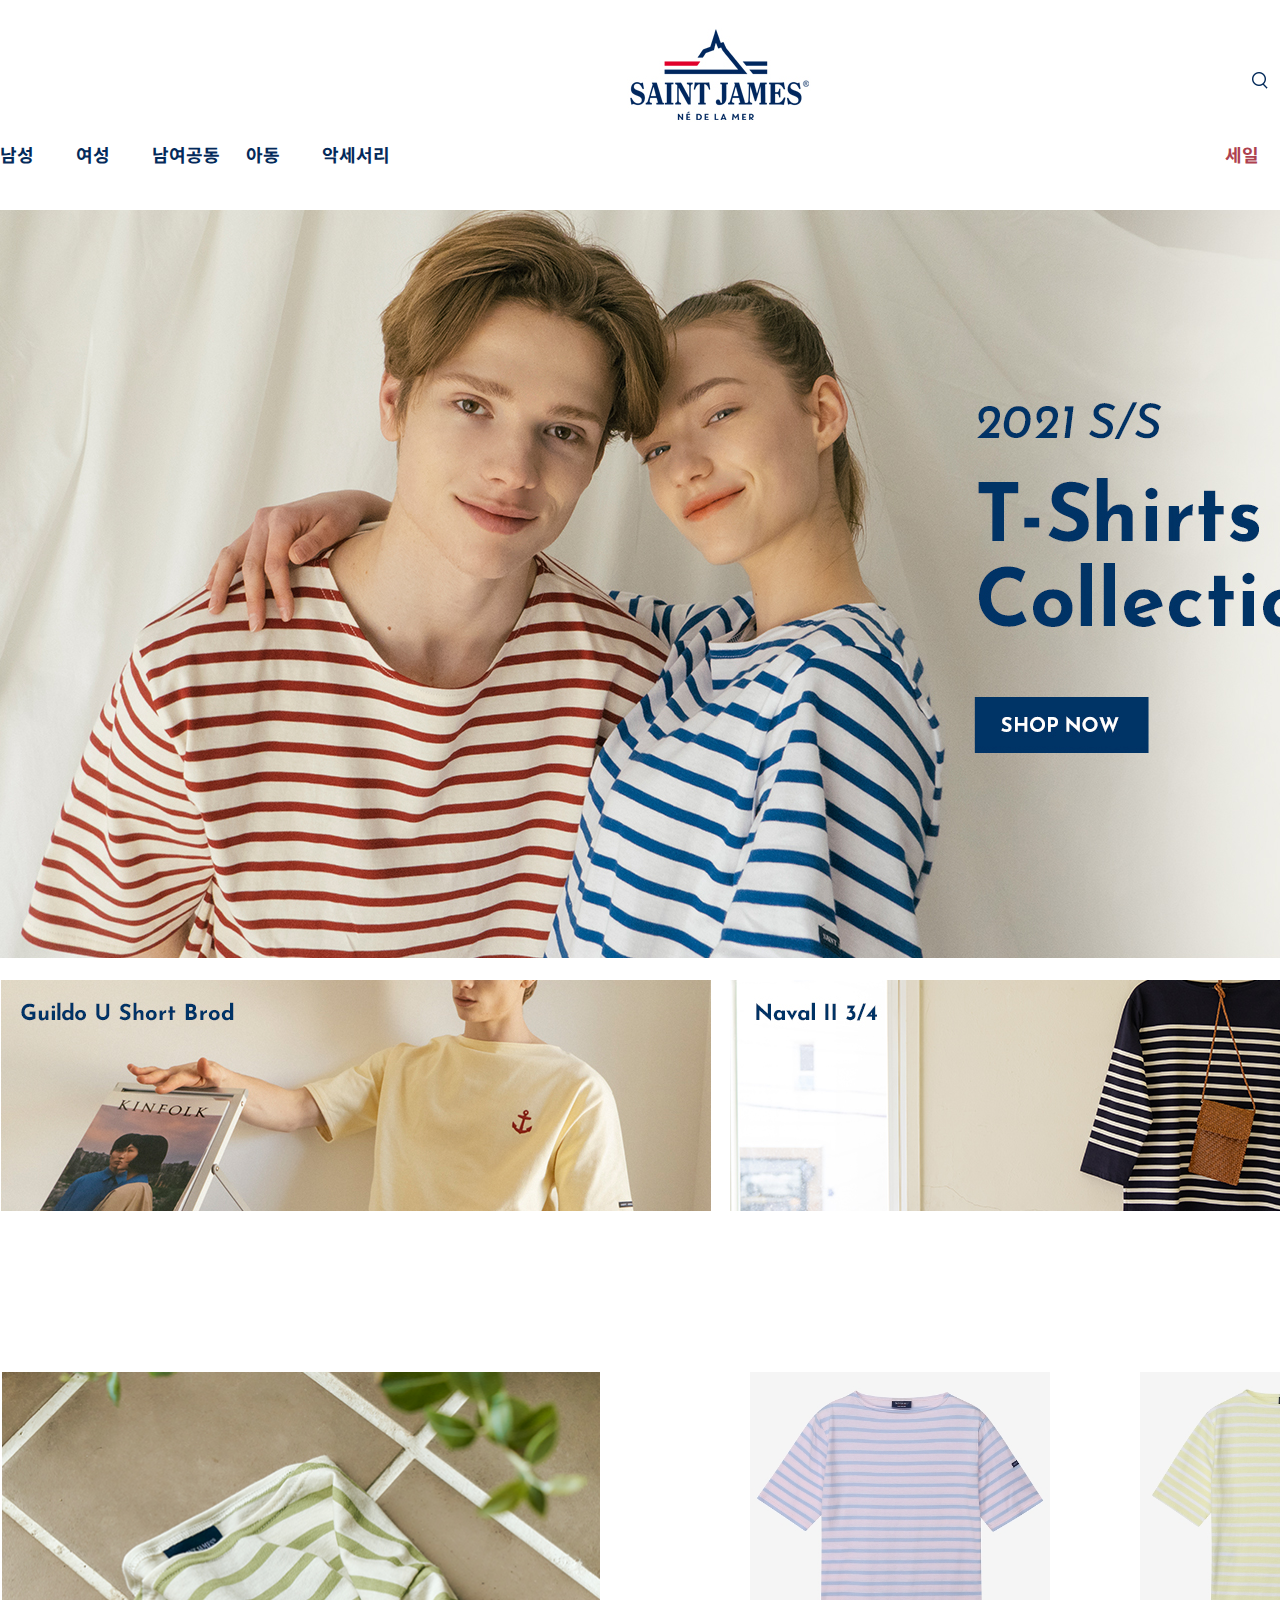
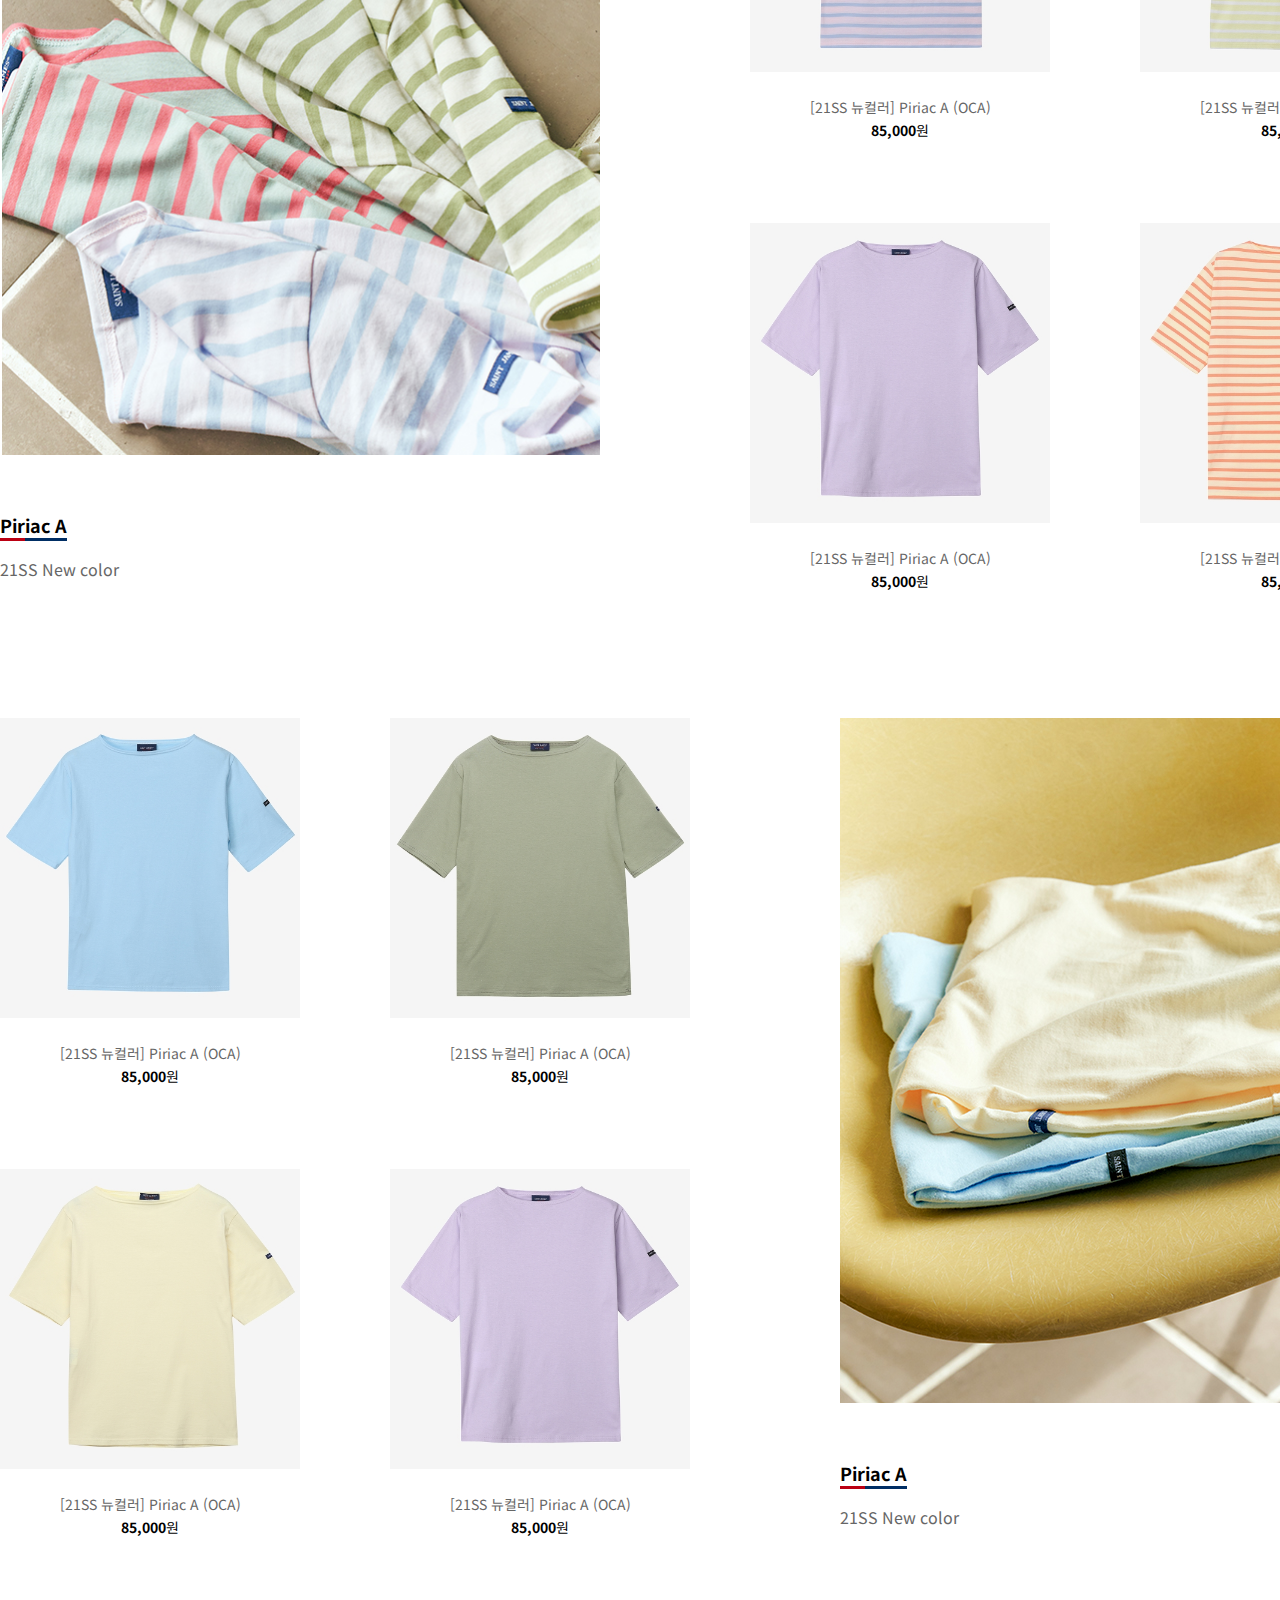
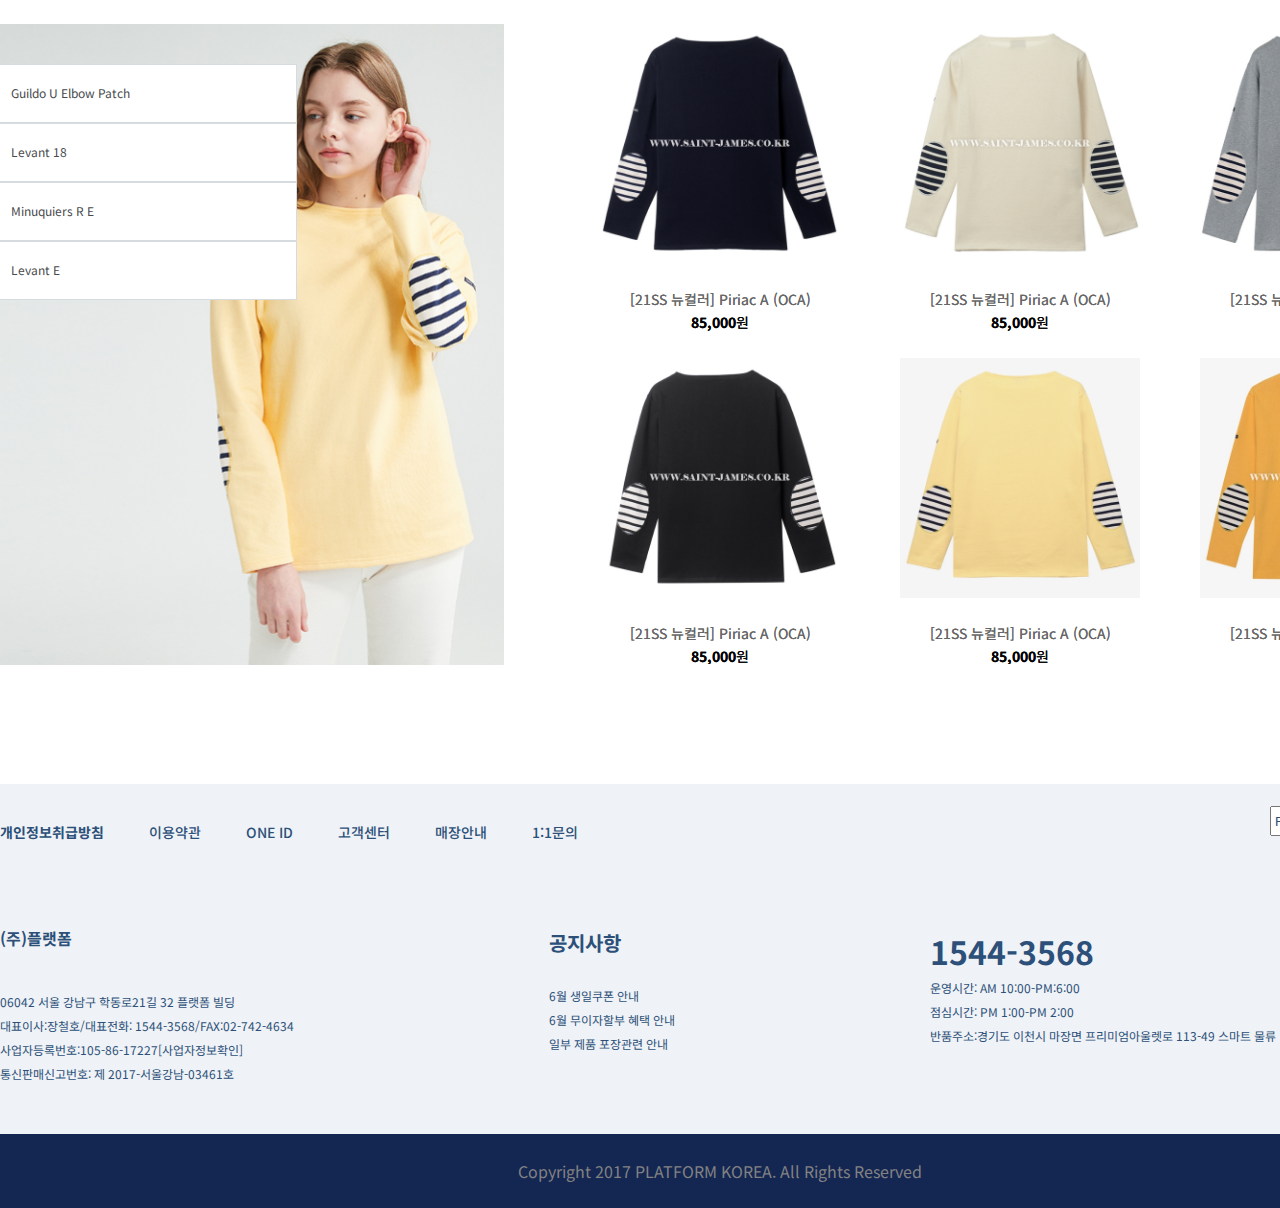
<file: index.html>
<!DOCTYPE html>
 <html lang="ko">

 <head>
   <meta charset="UTF-8">
   <title>세인트 제임스</title>
   <meta name="description" content="세인트 제임스">
   <link rel="shortcut icon" href="./img/favicon.ico">
   <link rel="stylesheet" href="./css/style.css">
   <script type="text/javascript" src="./js/jquery_3.5.1.js"></script>
   <script type="text/javascript" src="./js/common.js"></script>
 </head>

 <body>
   <div id="wrap">

     <!-- 헤더 영역 시작 -->
     <div id="header">
       <div class="inner">
         <div id="topmenu">
           <ul>
             <li class="search"><a href="#"><img src="./img/header/search.png" alt="search"></a></li>
             <li><a href="login.html"><img src="./img/header/wish.png" alt="wish"></a></li>
             <li><a href="login.html"><img src="./img/header/cart.png" alt="cart"></a></li>
             <li><a href="login.html"><img src="./img/header/inquiry.png" alt="inqury"></a></li>
             <li><a href="login.html"><img src="./img/header/member.png" alt="member"></a></li>
           </ul>
         </div>
         <div id="logo"><a href="index.html"><img src="./img/header/logo.jpg" alt="logo"></a></div>
         <div id="gnb">
           <div class="inner">
             <ul class="left">
               <li class="man">
                 <a href="./man.html">남성</a>
                 <div id="submenu" class="dm1">
                   <h3><a href="./man.html">남성</a></h3>
                   <ul class="sub1">
                     <li>
                       <a href="./man.html">긴팔</a>
                       <ul>
                         <li><a href="#">Solal</a></li>
                         <li><a href="#">Tilouan ML</a></li>
                         <li><a href="#">Teddy</a></li>
                         <li><a href="#">Melvin ML</a></li>
                       </ul>
                     </li>
                     <li>
                       <a href="#">니트</a>
                       <ul>
                         <li><a href="#">Guingamp</a></li>
                         <li><a href="#">Sarlat</a></li>
                         <li><a href="#">Guethary</a></li>
                       </ul>
                     </li>
                     <li>
                       <a href="#">자켓</a>
                       <ul>
                         <li><a href="#">VoyageⅡ</a></li>
                       </ul>
                     </li>
                   </ul>
                 </div>
               </li>
               <li class="woman">
                 <a href="#">여성</a>
                 <div id="submenu" class="dm2">
                   <h3><a href="">여성</a></h3>
                   <ul class="sub1">
                     <li>
                       <a href="#">긴팔</a>
                       <ul>
                         <li><a href="#">MinquiersⅢ</a></li>
                         <li><a href="#">GalatheeⅢ</a></li>
                         <li><a href="#">MeridameⅡ</a></li>
                         <li><a href="#">Albane ML</a></li>
                         <li><a href="#">Vaujany</a></li>
                       </ul>
                     </li>
                     <li>
                       <a href="#">반팔</a>
                       <ul>
                         <li><a href="#">Pleneuf Coton R</a></li>
                         <li><a href="#">Sete</a></li>
                       </ul>
                     </li>
                     <li>
                       <a href="#">원피스&스커트</a>
                       <ul>
                         <li><a href="#">Guildo Robe MC</a></li>
                         <li><a href="#">Pau</a></li>
                         <li><a href="#">Chouette</a></li>
                         <li><a href="#">Mademoiselle</a></li>
                       </ul>
                     </li>
                   </ul>
                 </div>
               </li>
               <li><a href="#">남여공동</a></li>
               <li><a href="#">아동</a></li>
               <li><a href="#">악세서리</a></li>
             </ul>
             <ul class="right">
               <li class="sale">
                 <a href="#">세일</a>
                 <div id="submenu" class="dm3">
                   <h3><a href="">세일</a></h3>
                   <ul class="sub1">
                     <li>
                       <a href="#">남여공용</a>
                     </li>
                     <li>
                       <a href="#">여성</a>
                     </li>
                     <li>
                       <a href="#">남성</a>
                     </li>
                     <li>
                       <a href="#">아동</a>
                     </li>
                     <li>
                       <a href="#">악세서리</a>
                     </li>
                   </ul>
                 </div>
               </li>
               <li><a href="./event.html">기획전</a></li>
               <li><a href="./about.html">ABOUT</a></li>
             </ul>
             <div id="search_area">
               <div class="closebtn">
                 <a href=""><img src="./img/header/search_close.png" alt="close button"></a>
               </div>
               <div class="search_inner">
                 <input type="text" class="search_input" value="SEARCH">
               </div>
               <div class="keyword">
                 <ul>
                   <li class="popular">인기검색어</li>
                   <li><a href="">피리악</a></li>
                   <li><a href="">컨버스 토트</a></li>
                   <li><a href="">르방</a></li>
                   <li><a href="">키즈반팔티</a></li>
                 </ul>
               </div>
             </div>
           </div>
         </div>
       </div>
     </div>
     <!-- 헤더영역 끝 -->

     <!-- 컨테이너 영역 시작 -->
     <div id="container">
       <div class="inner">
         <div id="banner">
           <div class="mainbanner">
             <a href=""><img src="./img/container/mainbanner.jpg" alt="mainbanner"></a>
           </div>
           <div class="subbanner">
             <div class="banner1">
               <img src="./img/container/banner2.jpg" alt="banner2">
             </div>
             <div class="banner2">
               <img src="./img/container/banner3.jpg" alt="banner3">
             </div>
           </div>
         </div>
         <div id="content">
           <div class="row">
             <div class="column big cLeft">
               <ul>
                 <li>
                   <a href="#">
                     <img src="./img/container/item1.jpg" alt="big item1">
                     <div class="bigtitle">
                       <h3>Piriac A</h3>
                       <p>21SS New color</p>
                     </div>
                   </a>
                 </li>
               </ul>
             </div>
             <div class="column small cRight">
               <ul>
                 <li>
                   <a href="#">
                     <img src="./img/container/item2.jpg" alt="big item2">
                     <div class="smalltitle">
                       <p>[21SS 뉴컬러] Piriac A (OCA)</p>
                       <span><strong>85,000</strong>원</span>
                     </div>
                   </a>
                 </li>
                 <li>
                   <a href="#">
                     <img src="./img/container/item3.jpg" alt="big item3">
                     <div class="smalltitle">
                       <p>[21SS 뉴컬러] Piriac A (OCA)</p>
                       <span><strong>85,000</strong>원</span>
                     </div>
                   </a>
                 </li>
               </ul>
               <ul>
                 <li>
                   <a href="#">
                     <img src="./img/container/item4.jpg" alt="big item2">
                     <div class="smalltitle">
                       <p>[21SS 뉴컬러] Piriac A (OCA)</p>
                       <span><strong>85,000</strong>원</span>
                     </div>
                   </a>
                 </li>
                 <li>
                   <a href="#">
                     <img src="./img/container/item5.jpg" alt="big item3">
                     <div class="smalltitle">
                       <p>[21SS 뉴컬러] Piriac A (OCA)</p>
                       <span><strong>85,000</strong>원</span>
                     </div>
                   </a>
                 </li>
               </ul>
             </div>
           </div>
           <div class="row">
             <div class="column small cLeft">
               <ul>
                 <li>
                   <a href="#">
                     <img src="./img/container/item6.jpg" alt="big item2">
                     <div class="smalltitle">
                       <p>[21SS 뉴컬러] Piriac A (OCA)</p>
                       <span><strong>85,000</strong>원</span>
                     </div>
                   </a>
                 </li>
                 <li>
                   <a href="#">
                     <img src="./img/container/item7.jpg" alt="big item3">
                     <div class="smalltitle">
                       <p>[21SS 뉴컬러] Piriac A (OCA)</p>
                       <span><strong>85,000</strong>원</span>
                     </div>
                   </a>
                 </li>
               </ul>
               <ul>
                 <li>
                   <a href="#">
                     <img src="./img/container/item8.jpg" alt="big item2">
                     <div class="smalltitle">
                       <p>[21SS 뉴컬러] Piriac A (OCA)</p>
                       <span><strong>85,000</strong>원</span>
                     </div>
                   </a>
                 </li>
                 <li>
                   <a href="#">
                     <img src="./img/container/item4.jpg" alt="big item3">
                     <div class="smalltitle">
                       <p>[21SS 뉴컬러] Piriac A (OCA)</p>
                       <span><strong>85,000</strong>원</span>
                     </div>
                   </a>
                 </li>
               </ul>
             </div>
             <div class="column big cRight">
               <ul>
                 <li>
                   <a href="#">
                     <img src="./img/container/item9.jpg" alt="big item1">
                     <div class="bigtitle">
                       <h3>Piriac A</h3>
                       <p>21SS New color</p>
                     </div>
                   </a>
                 </li>
               </ul>
             </div>
           </div>
           <div id="clickbanner">
             <div class="banBtn">
               <div class="button btn_p1">Guildo U Elbow Patch</div>
               <div class="button btn_p2">Levant 18</div>
               <div class="button btn_p1">Minuquiers R E</div>
               <div class="button btn_p2">Levant E</div>
             </div>
             <div class="product p1">
               <div class="model">
                 <img src="./img/container/clickbanner2.jpg" alt="">
               </div>
               <div class="click_items">
                 <ul>
                   <li>
                     <a href="">
                       <img src="./img/container/click_item7.jpg" alt="">
                       <div class="smalltitle">
                         <p>[21SS 뉴컬러] Piriac A (OCA)</p>
                         <span><strong>85,000</strong>원</span>
                       </div>
                     </a>
                   </li>
                   <li>
                     <a href="">
                       <img src="./img/container/click_item8.jpg" alt="">
                       <div class="smalltitle">
                         <p>[21SS 뉴컬러] Piriac A (OCA)</p>
                         <span><strong>85,000</strong>원</span>
                       </div>
                     </a>
                   </li>
                   <li>
                     <a href="">
                       <img src="./img/container/click_item9.jpg" alt="">
                       <div class="smalltitle">
                         <p>[21SS 뉴컬러] Piriac A (OCA)</p>
                         <span><strong>85,000</strong>원</span>
                       </div>
                     </a>
                   </li>
                 </ul>
                 <ul>
                   <li>
                     <a href="">
                       <img src="./img/container/click_item10.jpg" alt="">
                       <div class="smalltitle">
                         <p>[21SS 뉴컬러] Piriac A (OCA)</p>
                         <span><strong>85,000</strong>원</span>
                       </div>
                     </a>
                   </li>
                   <li>
                     <a href="">
                       <img src="./img/container/click_item11.jpg" alt="">
                       <div class="smalltitle">
                         <p>[21SS 뉴컬러] Piriac A (OCA)</p>
                         <span><strong>85,000</strong>원</span>
                       </div>
                     </a>
                   </li>
                   <li>
                     <a href="">
                       <img src="./img/container/click_item12.jpg" alt="">
                       <div class="smalltitle">
                         <p>[21SS 뉴컬러] Piriac A (OCA)</p>
                         <span><strong>85,000</strong>원</span>
                       </div>
                     </a>
                   </li>
                 </ul>
               </div>
             </div>
             <div class="product p2">
               <div class="model">
                 <img src="./img/container/clickbanner1.jpg" alt="">
               </div>
               <div class="click_items">
                 <ul>
                   <li>
                     <a href="">
                       <img src="./img/container/click_item1.jpg" alt="">
                       <div class="smalltitle">
                         <p>[21SS 뉴컬러] Piriac A (OCA)</p>
                         <span><strong>85,000</strong>원</span>
                       </div>
                     </a>
                   </li>
                   <li>
                     <a href="">
                       <img src="./img/container/click_item2.jpg" alt="">
                       <div class="smalltitle">
                         <p>[21SS 뉴컬러] Piriac A (OCA)</p>
                         <span><strong>85,000</strong>원</span>
                       </div>
                     </a>
                   </li>
                   <li>
                     <a href="">
                       <img src="./img/container/click_item3.jpg" alt="">
                       <div class="smalltitle">
                         <p>[21SS 뉴컬러] Piriac A (OCA)</p>
                         <span><strong>85,000</strong>원</span>
                       </div>
                     </a>
                   </li>
                 </ul>
                 <ul>
                   <li>
                     <a href="">
                       <img src="./img/container/click_item4.jpg" alt="">
                       <div class="smalltitle">
                         <p>[21SS 뉴컬러] Piriac A (OCA)</p>
                         <span><strong>85,000</strong>원</span>
                       </div>
                     </a>
                   </li>
                   <li>
                     <a href="">
                       <img src="./img/container/click_item5.jpg" alt="">
                       <div class="smalltitle">
                         <p>[21SS 뉴컬러] Piriac A (OCA)</p>
                         <span><strong>85,000</strong>원</span>
                       </div>
                     </a>
                   </li>
                   <li>
                     <a href="">
                       <img src="./img/container/click_item6.jpg" alt="">
                       <div class="smalltitle">
                         <p>[21SS 뉴컬러] Piriac A (OCA)</p>
                         <span><strong>85,000</strong>원</span>
                       </div>
                     </a>
                   </li>
                 </ul>
               </div>
             </div>
           </div>
         </div>

       </div>
     </div>
     <!-- 컨테이너 영역 끝-->

     <!-- 푸터 영역 시작 -->
     <div id="footer">
       <div class="inner">
         <div class="footer_top">
           <ul>
             <li class="privacy"><a href="#">개인정보취급방침</a></li>
             <li><a href="#">이용약관</a></li>
             <li><a href="#">ONE ID</a></li>
             <li><a href="#">고객센터</a></li>
             <li><a href="#">매장안내</a></li>
             <li><a href="#">1:1문의</a></li>
           </ul>
           <select>
             <option value="FAMILY SITE">FAMILY SITE</option>
             <option value="PLATFORM">PLATFORM</option>
             <option value="PRED PERRY">PRED PERRY</option>
           </select>
         </div>
         <div class="footer_bottom">
           <ul>
             <li class="address">
               <h3>(주)플랫폼</h3>
               <span>06042 서울 강남구 학동로21길 32 플랫폼 빌딩</span><br>
               <span>대표이사:장철호/대표전화: 1544-3568/FAX:02-742-4634</span><br>
               <span>사업자등록번호:105-86-17227[사업자정보확인]</span><br>
               <span>통신판매신고번호: 제 2017-서울강남-03461호</span>
             </li>
             <li class="notice">
               <h4>공지사항</h4>
               <ul>
                 <li><a href="#">6월 생일쿠폰 안내</a></li>
                 <li><a href="#">6월 무이자할부 혜택 안내</a></li>
                 <li><a href="#">일부 제품 포장관련 안내</a></li>
               </ul>
             </li>
             <li>
               <h1>1544-3568</h1>
               <span>운영시간: AM 10:00-PM:6:00</span><br>
               <span>점심시간: PM 1:00-PM 2:00</span><br>
               <span>반품주소:경기도 이천시 마장면 프리미엄아울렛로 113-49 스마트 물류</span>
             </li>
           </ul>
         </div>
       </div>
     </div>
     <div id="copyright">
       <div class="inner">
         <p>Copyright 2017 PLATFORM KOREA. All Rights Reserved</p>
       </div>
     </div>
     <!-- 푸터 영역 끝 -->
   </div>
 </body>

 </html>
</file>
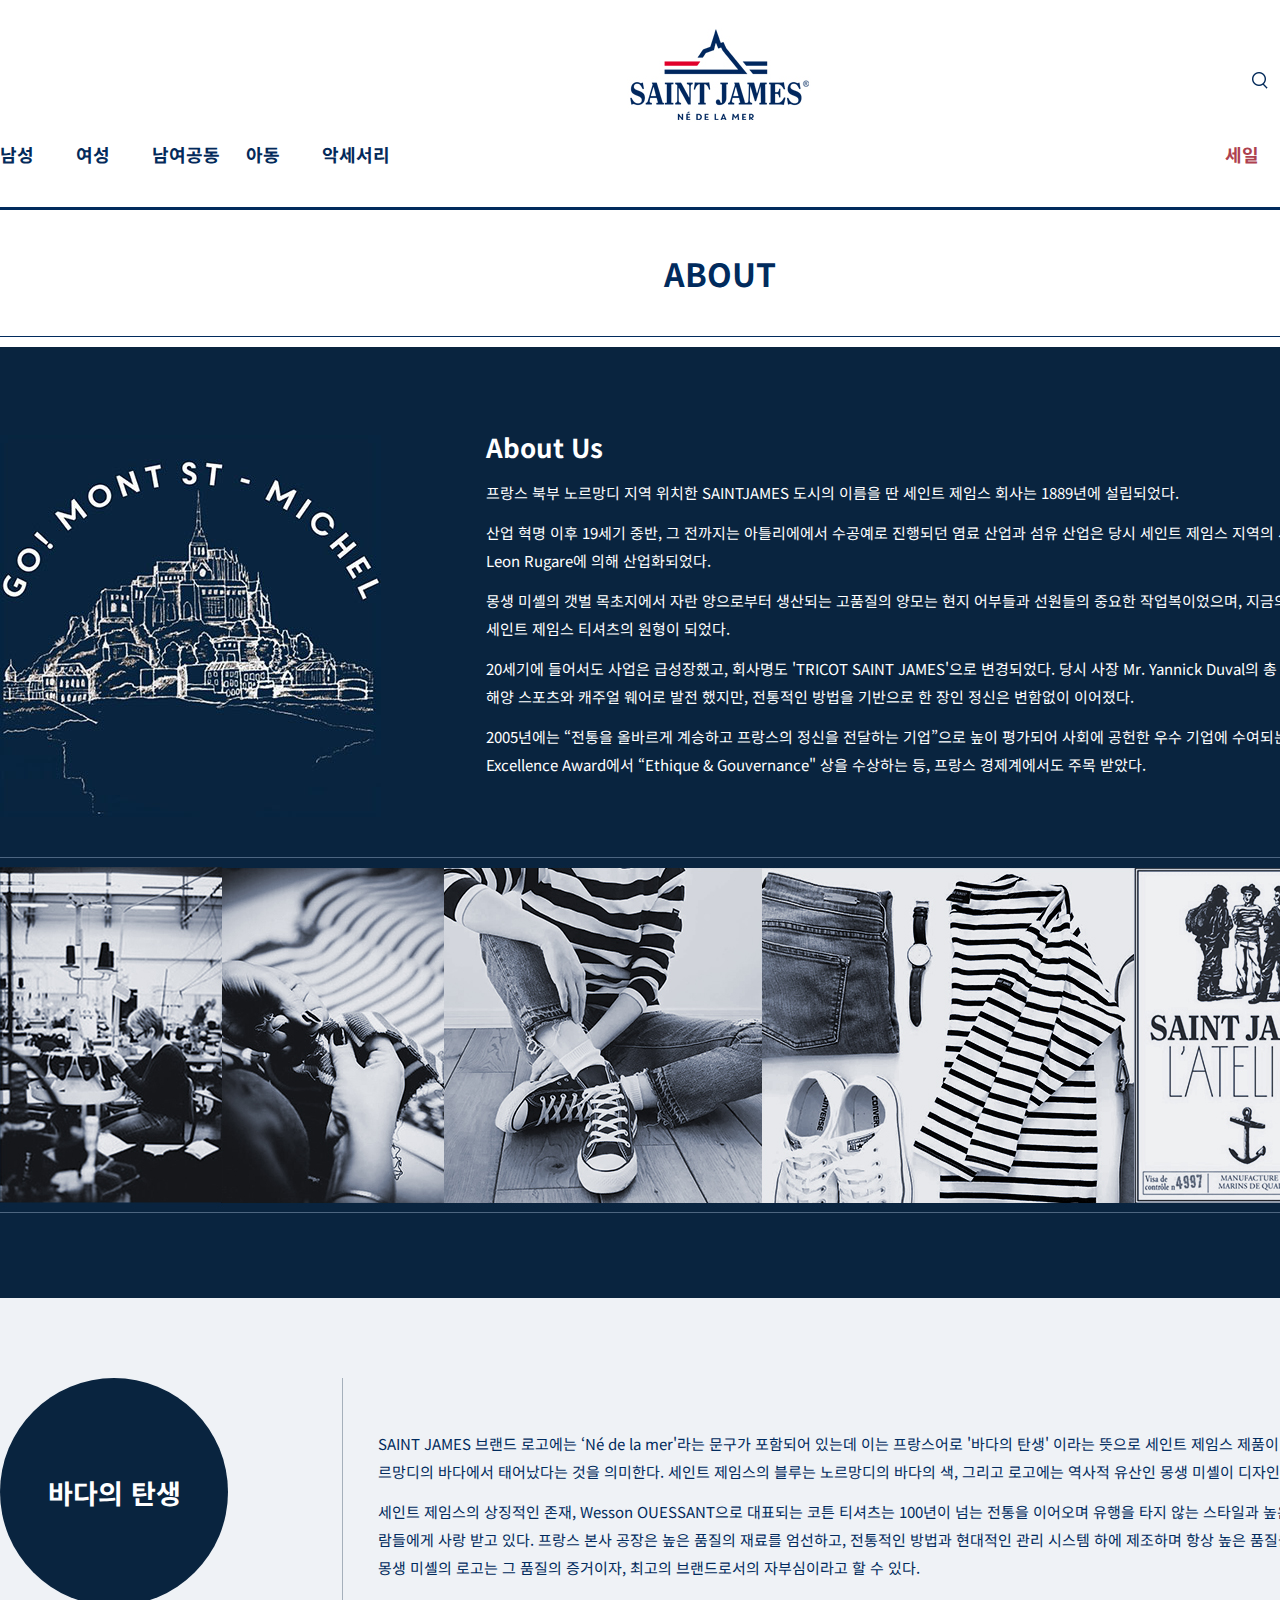
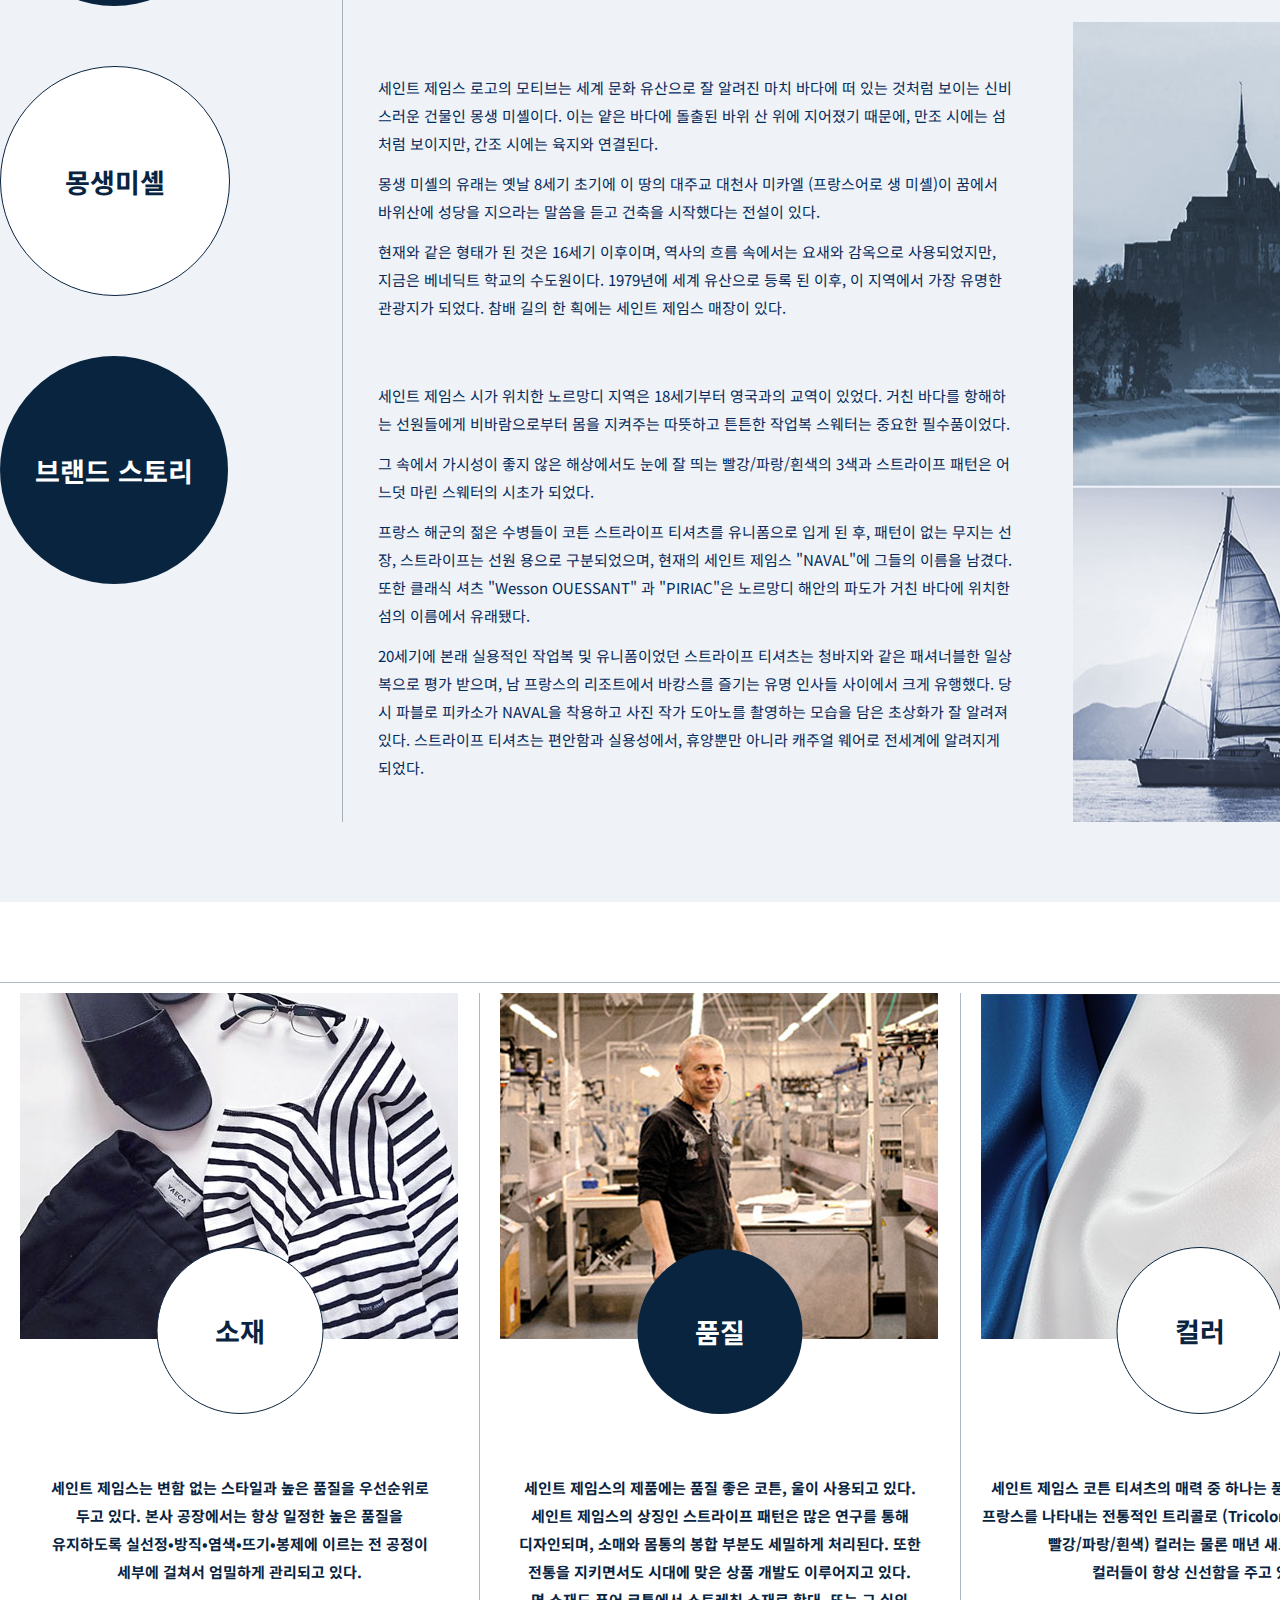
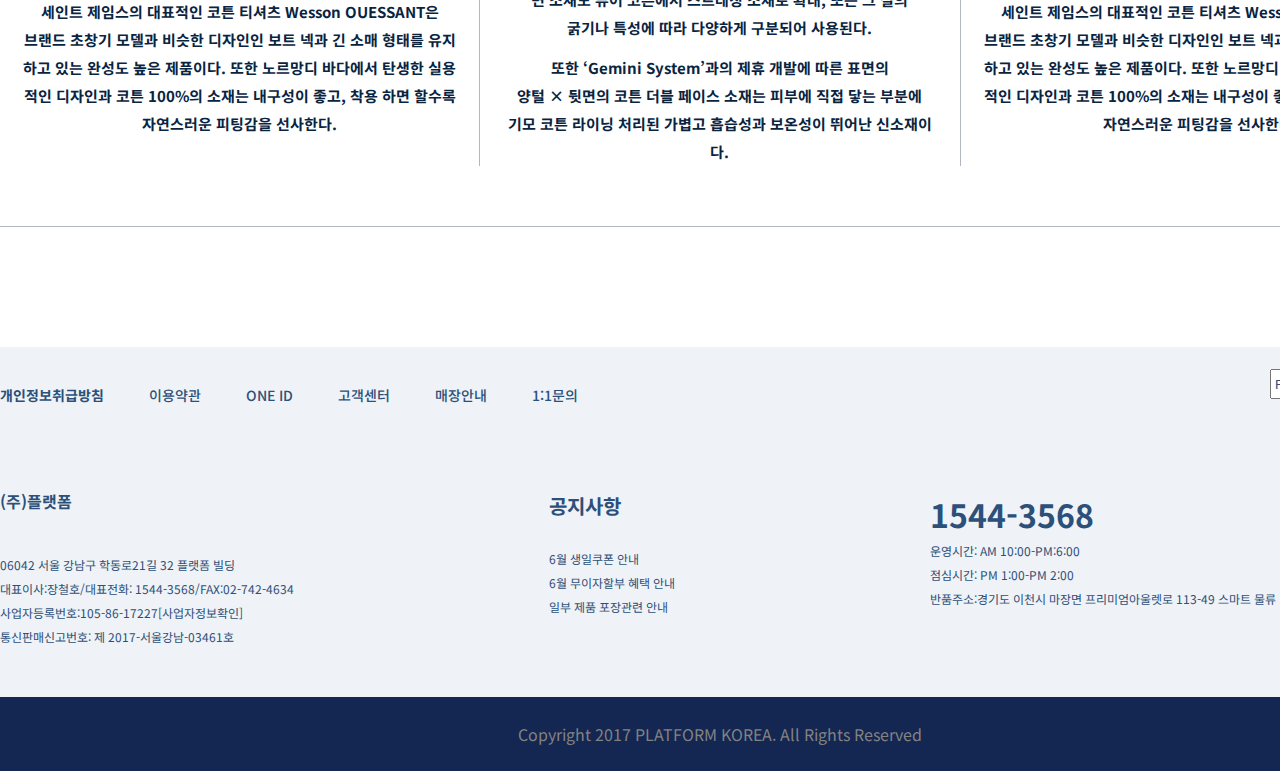
<file: about.html>
<!DOCTYPE html>
 <html lang="ko">

 <head>
   <meta charset="UTF-8">
   <title>세인트 제임스</title>
   <meta name="description" content="세인트 제임스">
   <link rel="shortcut icon" href="./img/favicon.ico">
   <link rel="stylesheet" href="./css/style.css">
   <link rel="stylesheet" href="./css/about.css">
   <script type="text/javascript" src="./js/jquery_3.5.1.js"></script>
   <script type="text/javascript" src="./js/common.js"></script>
 </head>

 <body>
   <div id="wrap">

     <!-- 헤더 영역 시작 -->
     <div id="header">
       <div class="inner">
         <div id="topmenu">
           <ul>
             <li class="search"><a href="#"><img src="./img/header/search.png" alt="search"></a></li>
             <li><a href="login.html"><img src="./img/header/wish.png" alt="wish"></a></li>
             <li><a href="login.html"><img src="./img/header/cart.png" alt="cart"></a></li>
             <li><a href="login.html"><img src="./img/header/inquiry.png" alt="inqury"></a></li>
             <li><a href="login.html"><img src="./img/header/member.png" alt="member"></a></li>
           </ul>
         </div>
         <div id="logo"><a href="./index.html"><img src="./img/header/logo.jpg" alt="logo"></a></div>
         <div id="gnb">
           <div class="inner">
             <ul class="left">
               <li class="man">
                 <a href="./man.html">남성</a>
                 <div id="submenu" class="dm1">
                   <h3><a href="./man.html">남성</a></h3>
                   <ul class="sub1">
                     <li>
                       <a href="./man.html">긴팔</a>
                       <ul>
                         <li><a href="#">Solal</a></li>
                         <li><a href="#">Tilouan ML</a></li>
                         <li><a href="#">Teddy</a></li>
                         <li><a href="#">Melvin ML</a></li>
                       </ul>
                     </li>
                     <li>
                       <a href="#">니트</a>
                       <ul>
                         <li><a href="#">Guingamp</a></li>
                         <li><a href="#">Sarlat</a></li>
                         <li><a href="#">Guethary</a></li>
                       </ul>
                     </li>
                     <li>
                       <a href="#">자켓</a>
                       <ul>
                         <li><a href="#">VoyageⅡ</a></li>
                       </ul>
                     </li>
                   </ul>
                 </div>
               </li>
               <li class="woman">
                 <a href="#">여성</a>
                 <div id="submenu" class="dm2">
                   <h3><a href="">여성</a></h3>
                   <ul class="sub1">
                     <li>
                       <a href="#">긴팔</a>
                       <ul>
                         <li><a href="#">MinquiersⅢ</a></li>
                         <li><a href="#">GalatheeⅢ</a></li>
                         <li><a href="#">MeridameⅡ</a></li>
                         <li><a href="#">Albane ML</a></li>
                         <li><a href="#">Vaujany</a></li>
                       </ul>
                     </li>
                     <li>
                       <a href="#">반팔</a>
                       <ul>
                         <li><a href="#">Pleneuf Coton R</a></li>
                         <li><a href="#">Sete</a></li>
                       </ul>
                     </li>
                     <li>
                       <a href="#">원피스&스커트</a>
                       <ul>
                         <li><a href="#">Guildo Robe MC</a></li>
                         <li><a href="#">Pau</a></li>
                         <li><a href="#">Chouette</a></li>
                         <li><a href="#">Mademoiselle</a></li>
                       </ul>
                     </li>
                   </ul>
                 </div>
               </li>
               <li><a href="#">남여공동</a></li>
               <li><a href="#">아동</a></li>
               <li><a href="#">악세서리</a></li>
             </ul>
             <ul class="right">
               <li class="sale">
                 <a href="#">세일</a>
                 <div id="submenu" class="dm3">
                   <h3><a href="">세일</a></h3>
                   <ul class="sub1">
                     <li>
                       <a href="#">남여공용</a>
                     </li>
                     <li>
                       <a href="#">여성</a>
                     </li>
                     <li>
                       <a href="#">남성</a>
                     </li>
                     <li>
                       <a href="#">아동</a>
                     </li>
                     <li>
                       <a href="#">악세서리</a>
                     </li>
                   </ul>
                 </div>
               </li>
               <li><a href="./event.html">기획전</a></li>
               <li><a href="./about.html">ABOUT</a></li>
             </ul>
             <div id="search_area">
               <div class="closebtn">
                 <a href=""><img src="./img/header/search_close.png" alt="close button"></a>
               </div>
               <div class="search_inner">
                 <input type="text" class="search_input" value="SEARCH">
               </div>
               <div class="keyword">
                 <ul>
                   <li class="popular">인기검색어</li>
                   <li><a href="">피리악</a></li>
                   <li><a href="">컨버스 토트</a></li>
                   <li><a href="">르방</a></li>
                   <li><a href="">키즈반팔티</a></li>
                 </ul>
               </div>
             </div>
           </div>
         </div>
       </div>
     </div>
     <!-- 헤더영역 끝 -->

     <!-- 컨테이너 영역 시작 -->
     <div id="container">
       <div class="inner">
        <div class="about">
          <h1>ABOUT</h1>
        </div>
       </div>
       <section id="section1">
         <div class="inner">
           <div class="about_top">
             <img src="./img/about/main_about.jpg" alt="main about" class="mainimg1">
             <div class="textarea">
               <h3>About Us</h3>
               <p>프랑스 북부 노르망디 지역 위치한 SAINTJAMES 도시의 이름을 딴 세인트 제임스 회사는 1889년에 설립되었다.</p>
               <p>산업 혁명 이후 19세기 중반, 그 전까지는 아틀리에에서 수공예로 진행되던 염료 산업과 섬유 산업은 당시 세인트 제임스 지역의 시장이었던 Mr. Leon Rugare에 의해 산업화되었다.</p>
               <p>몽생 미셸의 갯벌 목초지에서 자란 양으로부터 생산되는 고품질의 양모는 현지 어부들과 선원들의 중요한 작업복이었으며, 지금의 실용성을 갖춘 세인트 제임스 티셔츠의 원형이 되었다.</p>
               <p>20세기에 들어서도 사업은 급성장했고, 회사명도 'TRICOT SAINT JAMES'으로 변경되었다. 당시 사장 Mr. Yannick Duval의 총 지휘 하에, 회사는 해양 스포츠와 캐주얼 웨어로 발전 했지만, 전통적인 방법을 기반으로 한 장인 정신은 변함없이 이어졌다.</p>
               <p>2005년에는 “전통을 올바르게 계승하고 프랑스의 정신을 전달하는 기업”으로 높이 평가되어 사회에 공헌한 우수 기업에 수여되는 명예로운 EDC Excellence Award에서 “Ethique & Gouvernance" 상을 수상하는 등, 프랑스 경제계에서도 주목 받았다.</p>
             </div>
           </div>
           <img src="./img/about/main_about2.jpg" alt="main about2" class="mainimg2">
         </div>
       </section>
       <section id="section2">
         <div class="inner">
           <div class="row">
             <div class="rLeft">
               <div class="circle first">바다의 탄생</div>
               <div class="circle second">몽생미셸</div>
               <div class="circle third">브랜드 스토리</div>
             </div>
             <div class="description">
               <div class="des top">
                 <p>SAINT JAMES 브랜드 로고에는 ‘Né de la mer'라는 문구가 포함되어 있는데 이는 프랑스어로 '바다의 탄생' 이라는 뜻으로 세인트 제임스 제품이 자연과 공존하는 노르망디의 바다에서 태어났다는 것을 의미한다. 세인트 제임스의 블루는 노르망디의 바다의 색, 그리고 로고에는 역사적 유산인 몽생 미셸이 디자인되어 있다.</p>
                 <p>세인트 제임스의 상징적인 존재, Wesson OUESSANT으로 대표되는 코튼 티셔츠는 100년이 넘는 전통을 이어오며 유행을 타지 않는 스타일과 높은 품질로 전세계 사람들에게 사랑 받고 있다. 프랑스 본사 공장은 높은 품질의 재료를 엄선하고, 전통적인 방법과 현대적인 관리 시스템 하에 제조하며 항상 높은 품질을 유지하고 있다. 몽생 미셸의 로고는 그 품질의 증거이자, 최고의 브랜드로서의 자부심이라고 할 수 있다.</p>
               </div>
               <div class="pGroup">
                 <div class="des mid">
                   <p>세인트 제임스 로고의 모티브는 세계 문화 유산으로 잘 알려진 마치 바다에 떠 있는 것처럼 보이는 신비스러운 건물인 몽생 미셸이다. 이는 얕은 바다에 돌출된 바위 산 위에 지어졌기 때문에, 만조 시에는 섬처럼 보이지만, 간조 시에는 육지와 연결된다.</p>
                   <p>몽생 미셸의 유래는 옛날 8세기 초기에 이 땅의 대주교 대천사 미카엘 (프랑스어로 생 미셸)이 꿈에서 바위산에 성당을 지으라는 말씀을 듣고 건축을 시작했다는 전설이 있다.</p>
                   <p>현재와 같은 형태가 된 것은 16세기 이후이며, 역사의 흐름 속에서는 요새와 감옥으로 사용되었지만, 지금은 베네딕트 학교의 수도원이다. 1979년에 세계 유산으로 등록 된 이후, 이 지역에서 가장 유명한 관광지가 되었다. 참배 길의 한 획에는 세인트 제임스 매장이 있다.</p>
                   <div class="desbtm">
                     <p>세인트 제임스 시가 위치한 노르망디 지역은 18세기부터 영국과의 교역이 있었다. 거친 바다를 항해하는 선원들에게 비바람으로부터 몸을 지켜주는 따뜻하고 튼튼한 작업복 스웨터는 중요한 필수품이었다.</p>
                     <p>그 속에서 가시성이 좋지 않은 해상에서도 눈에 잘 띄는 빨강/파랑/흰색의 3색과 스트라이프 패턴은 어느덧 마린 스웨터의 시초가 되었다.</p>
                     <p>프랑스 해군의 젊은 수병들이 코튼 스트라이프 티셔츠를 유니폼으로 입게 된 후, 패턴이 없는 무지는 선장, 스트라이프는 선원 용으로 구분되었으며, 현재의 세인트 제임스 "NAVAL"에 그들의 이름을 남겼다. 또한 클래식 셔츠 "Wesson OUESSANT" 과 "PIRIAC"은 노르망디 해안의 파도가 거친 바다에 위치한 섬의 이름에서 유래됐다.</p>
                     <p>20세기에 본래 실용적인 작업복 및 유니폼이었던 스트라이프 티셔츠는 청바지와 같은 패셔너블한 일상복으로 평가 받으며, 남 프랑스의 리조트에서 바캉스를 즐기는 유명 인사들 사이에서 크게 유행했다. 당시 파블로 피카소가 NAVAL을 착용하고 사진 작가 도아노를 촬영하는 모습을 담은 초상화가 잘 알려져 있다. 스트라이프 티셔츠는 편안함과 실용성에서, 휴양뿐만 아니라 캐주얼 웨어로 전세계에 알려지게 되었다.</p>
                   </div>
                 </div>
                 <img src="./img/about/section2.jpg" alt="">
               </div>
             </div>
           </div>
         </div>
       </section>
       <section id="section3">
         <div class="inner">
           <div id="skills">
             <div class="s3_ctn">
               <div class="toparea">
                 <img src="./img/about/section3_img1.jpg" alt="section3 img">
                 <div class="circle second">소재</div>
               </div>
               <div class="btmarea">
                 <p>세인트 제임스는 변함 없는 스타일과 높은 품질을 우선순위로<br>두고 있다. 본사 공장에서는 항상 일정한 높은 품질을<br>유지하도록 실선정•방직•염색•뜨기•봉제에 이르는 전 공정이<br>세부에 걸쳐서 엄밀하게 관리되고 있다.</p>
                 <p>세인트 제임스의 대표적인 코튼 티셔츠 Wesson OUESSANT은<br>브랜드 초창기 모델과 비슷한 디자인인 보트 넥과 긴 소매 형태를 유지하고 있는 완성도 높은 제품이다. 또한 노르망디 바다에서 탄생한 실용적인 디자인과 코튼 100%의 소재는 내구성이 좋고, 착용 하면 할수록 자연스러운 피팅감을 선사한다.</p>
               </div>
             </div>
             <div class="s3_ctn">
               <div class="toparea">
                 <img src="./img/about/section3_img2.jpg" alt="section3 img">
                 <div class="circle">품질</div>
               </div>
               <div class="btmarea">
                 <p>세인트 제임스의 제품에는 품질 좋은 코튼, 울이 사용되고 있다.<br>세인트 제임스의 상징인 스트라이프 패턴은 많은 연구를 통해<br>디자인되며, 소매와 몸통의 봉합 부분도 세밀하게 처리된다. 또한<br>전통을 지키면서도 시대에 맞은 상품 개발도 이루어지고 있다.<br>면 소재도 퓨어 코튼에서 스트레칭 소재로 확대, 또는 그 실의<br>굵기나 특성에 따라 다양하게 구분되어 사용된다.</p>
                 <p>또한 ‘Gemini System’과의 제휴 개발에 따른 표면의<br>양털 × 뒷면의 코튼 더블 페이스 소재는 피부에 직접 닿는 부분에<br>기모 코튼 라이닝 처리된 가볍고 흡습성과 보온성이 뛰어난 신소재이다.</p>
               </div>
             </div>
             <div class="s3_ctn">
               <div class="toparea">
                 <img src="./img/about/section3_img3.jpg" alt="section3 img">
                 <div class="circle second">컬러</div>
               </div>
               <div class="btmarea">
                 <p>세인트 제임스 코튼 티셔츠의 매력 중 하나는 풍부한 컬러 조합이다.<br>프랑스를 나타내는 전통적인 트리콜로 (Tricolor : 프랑스 국기 컬러인 빨강/파랑/흰색) 컬러는 물론 매년 새로 소개되는<br>컬러들이 항상 신선함을 주고 있다.</p>
                 <p>세인트 제임스의 대표적인 코튼 티셔츠 Wesson OUESSANT은<br>브랜드 초창기 모델과 비슷한 디자인인 보트 넥과 긴 소매 형태를 유지하고 있는 완성도 높은 제품이다. 또한 노르망디 바다에서 탄생한 실용적인 디자인과 코튼 100%의 소재는 내구성이 좋고, 착용 하면 할수록 자연스러운 피팅감을 선사한다.</p>
               </div>
             </div>
           </div>
         </div>
       </section>
     </div>
     <!-- 컨테이너 영역 끝-->

     <!-- 푸터 영역 시작 -->
     <div id="footer">
       <div class="inner">
         <div class="footer_top">
           <ul>
             <li class="privacy"><a href="#">개인정보취급방침</a></li>
             <li><a href="#">이용약관</a></li>
             <li><a href="#">ONE ID</a></li>
             <li><a href="#">고객센터</a></li>
             <li><a href="#">매장안내</a></li>
             <li><a href="#">1:1문의</a></li>
           </ul>
           <select>
             <option value="FAMILY SITE">FAMILY SITE</option>
             <option value="PLATFORM">PLATFORM</option>
             <option value="PRED PERRY">PRED PERRY</option>
           </select>
         </div>
         <div class="footer_bottom">
           <ul>
             <li class="address">
               <h3>(주)플랫폼</h3>
               <span>06042 서울 강남구 학동로21길 32 플랫폼 빌딩</span><br>
               <span>대표이사:장철호/대표전화: 1544-3568/FAX:02-742-4634</span><br>
               <span>사업자등록번호:105-86-17227[사업자정보확인]</span><br>
               <span>통신판매신고번호: 제 2017-서울강남-03461호</span>
             </li>
             <li class="notice">
               <h4>공지사항</h4>
               <ul>
                 <li><a href="#">6월 생일쿠폰 안내</a></li>
                 <li><a href="#">6월 무이자할부 혜택 안내</a></li>
                 <li><a href="#">일부 제품 포장관련 안내</a></li>
               </ul>
             </li>
             <li>
               <h1>1544-3568</h1>
               <span>운영시간: AM 10:00-PM:6:00</span><br>
               <span>점심시간: PM 1:00-PM 2:00</span><br>
               <span>반품주소:경기도 이천시 마장면 프리미엄아울렛로 113-49 스마트 물류</span>
             </li>
           </ul>
         </div>
       </div>
     </div>
     <div id="copyright">
       <div class="inner">
         <p>Copyright 2017 PLATFORM KOREA. All Rights Reserved</p>
       </div>
     </div>
     <!-- 푸터 영역 끝 -->
   </div>
 </body>

 </html>
</file>
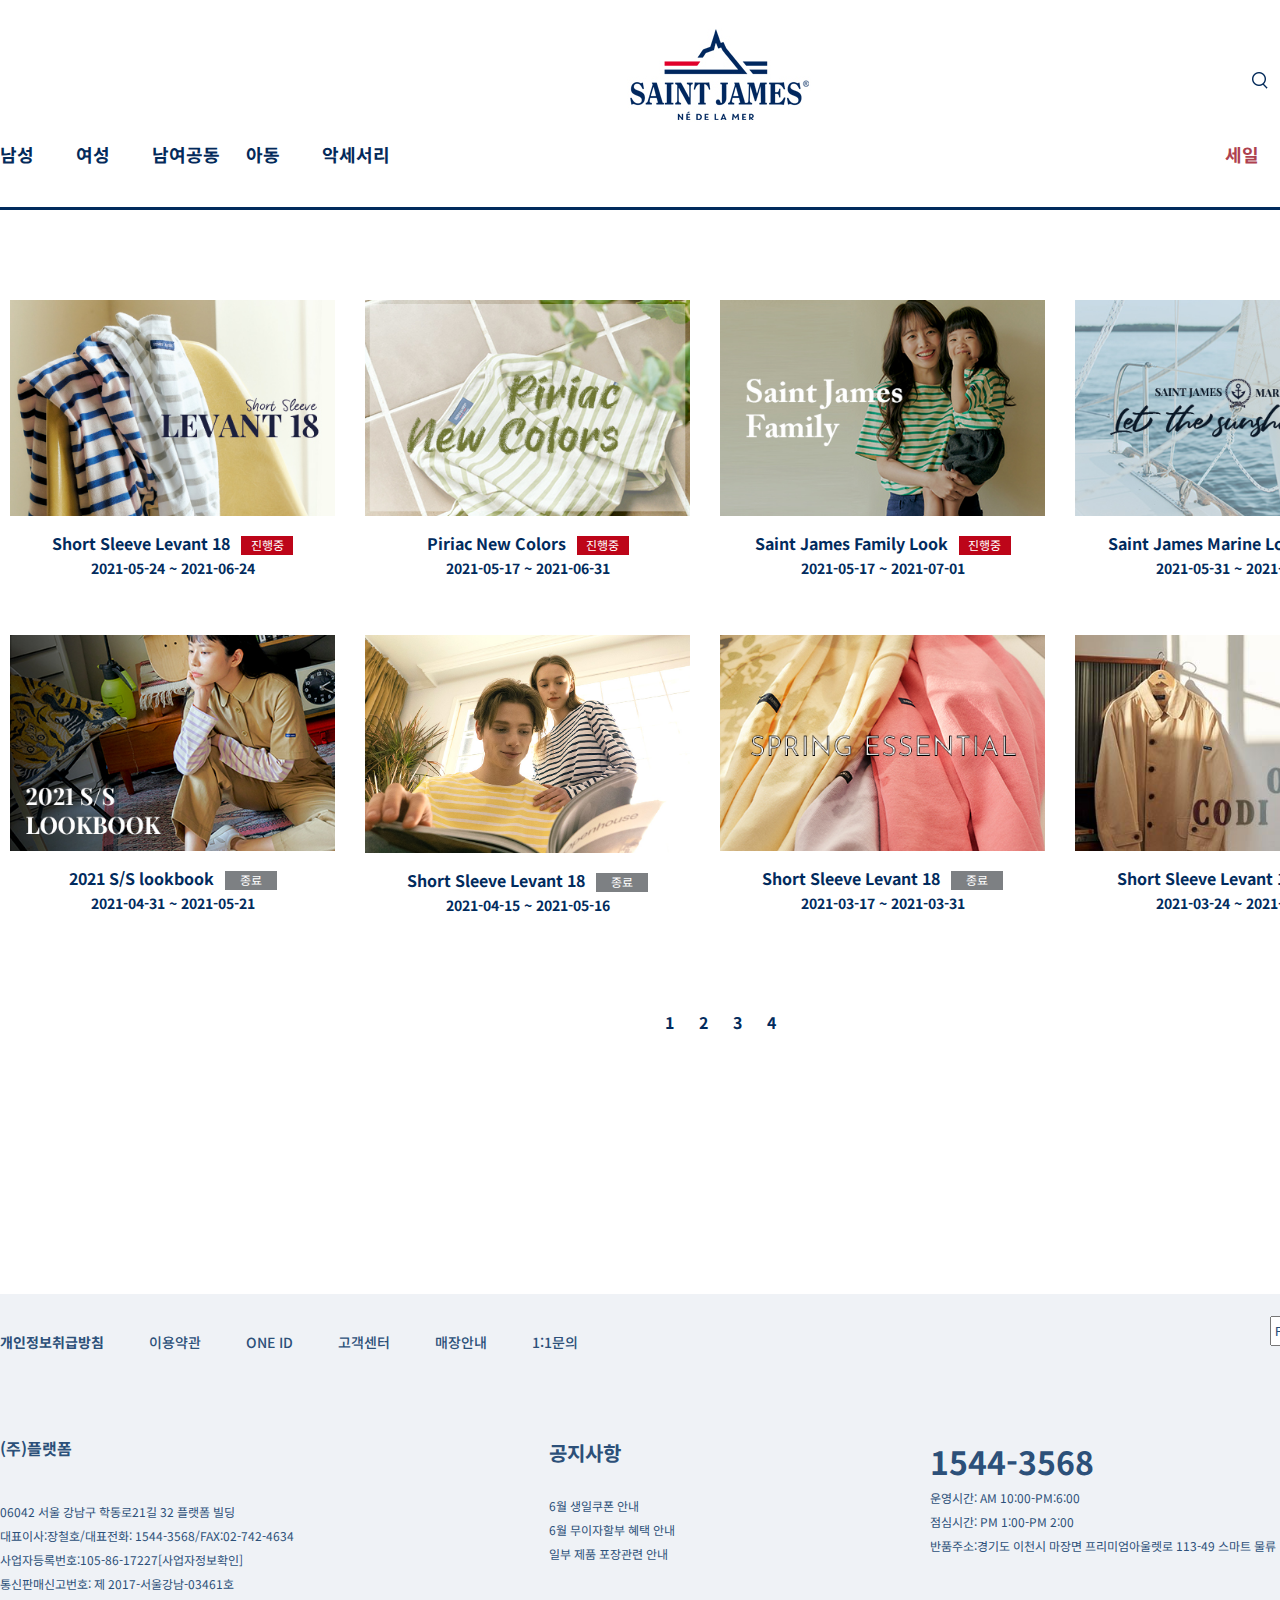
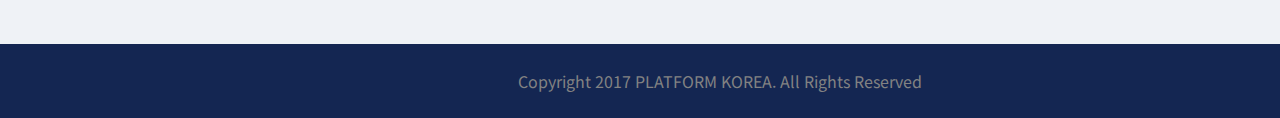
<file: event.html>
<!DOCTYPE html>
 <html lang="ko">

 <head>
   <meta charset="UTF-8">
   <title>세인트 제임스</title>
   <meta name="description" content="세인트 제임스">
   <link rel="shortcut icon" href="./img/favicon.ico">
   <link rel="stylesheet" href="./css/style.css">
   <link rel="stylesheet" href="./css/event.css">
   <script type="text/javascript" src="./js/jquery_3.5.1.js"></script>
   <script type="text/javascript" src="./js/common.js"></script>
 </head>

 <body>
   <div id="wrap">

     <!-- 헤더 영역 시작 -->
     <div id="header">
       <div class="inner">
         <div id="topmenu">
           <ul>
             <li class="search"><a href="#"><img src="./img/header/search.png" alt="search"></a></li>
             <li><a href="login.html"><img src="./img/header/wish.png" alt="wish"></a></li>
             <li><a href="login.html"><img src="./img/header/cart.png" alt="cart"></a></li>
             <li><a href="login.html"><img src="./img/header/inquiry.png" alt="inqury"></a></li>
             <li><a href="login.html"><img src="./img/header/member.png" alt="member"></a></li>
           </ul>
         </div>
         <div id="logo"><a href="./index.html"><img src="./img/header/logo.jpg" alt="logo"></a></div>
         <div id="gnb">
           <div class="inner">
             <ul class="left">
               <li class="man">
                 <a href="./man.html">남성</a>
                 <div id="submenu" class="dm1">
                   <h3><a href="./man.html">남성</a></h3>
                   <ul class="sub1">
                     <li>
                       <a href="./man.html">긴팔</a>
                       <ul>
                         <li><a href="#">Solal</a></li>
                         <li><a href="#">Tilouan ML</a></li>
                         <li><a href="#">Teddy</a></li>
                         <li><a href="#">Melvin ML</a></li>
                       </ul>
                     </li>
                     <li>
                       <a href="#">니트</a>
                       <ul>
                         <li><a href="#">Guingamp</a></li>
                         <li><a href="#">Sarlat</a></li>
                         <li><a href="#">Guethary</a></li>
                       </ul>
                     </li>
                     <li>
                       <a href="#">자켓</a>
                       <ul>
                         <li><a href="#">VoyageⅡ</a></li>
                       </ul>
                     </li>
                   </ul>
                 </div>
               </li>
               <li class="woman">
                 <a href="#">여성</a>
                 <div id="submenu" class="dm2">
                   <h3><a href="">여성</a></h3>
                   <ul class="sub1">
                     <li>
                       <a href="#">긴팔</a>
                       <ul>
                         <li><a href="#">MinquiersⅢ</a></li>
                         <li><a href="#">GalatheeⅢ</a></li>
                         <li><a href="#">MeridameⅡ</a></li>
                         <li><a href="#">Albane ML</a></li>
                         <li><a href="#">Vaujany</a></li>
                       </ul>
                     </li>
                     <li>
                       <a href="#">반팔</a>
                       <ul>
                         <li><a href="#">Pleneuf Coton R</a></li>
                         <li><a href="#">Sete</a></li>
                       </ul>
                     </li>
                     <li>
                       <a href="#">원피스&스커트</a>
                       <ul>
                         <li><a href="#">Guildo Robe MC</a></li>
                         <li><a href="#">Pau</a></li>
                         <li><a href="#">Chouette</a></li>
                         <li><a href="#">Mademoiselle</a></li>
                       </ul>
                     </li>
                   </ul>
                 </div>
               </li>
               <li><a href="#">남여공동</a></li>
               <li><a href="#">아동</a></li>
               <li><a href="#">악세서리</a></li>
             </ul>
             <ul class="right">
               <li class="sale">
                 <a href="#">세일</a>
                 <div id="submenu" class="dm3">
                   <h3><a href="">세일</a></h3>
                   <ul class="sub1">
                     <li>
                       <a href="#">남여공용</a>
                     </li>
                     <li>
                       <a href="#">여성</a>
                     </li>
                     <li>
                       <a href="#">남성</a>
                     </li>
                     <li>
                       <a href="#">아동</a>
                     </li>
                     <li>
                       <a href="#">악세서리</a>
                     </li>
                   </ul>
                 </div>
               </li>
               <li><a href="./event.html">기획전</a></li>
               <li><a href="./about.html">ABOUT</a></li>
             </ul>
             <div id="search_area">
               <div class="closebtn">
                 <a href=""><img src="./img/header/search_close.png" alt="close button"></a>
               </div>
               <div class="search_inner">
                 <input type="text" class="search_input" value="SEARCH">
               </div>
               <div class="keyword">
                 <ul>
                   <li class="popular">인기검색어</li>
                   <li><a href="">피리악</a></li>
                   <li><a href="">컨버스 토트</a></li>
                   <li><a href="">르방</a></li>
                   <li><a href="">키즈반팔티</a></li>
                 </ul>
               </div>
             </div>
           </div>
         </div>
       </div>
     </div>
     <!-- 헤더영역 끝 -->

     <!-- 컨테이너 영역 시작 -->
     <div id="container">
       <div class="inner">
        <div class="event">
          <ul class="row">
            <li>
              <a href="#">
                <img src="./img/event/event1.jpg" alt="event1">
                <div class="text">
                  <span>Short Sleeve Levant 18</span>
                  <div class="promotion">진행중</div><br>
                  <span class="period">2021-05-24 ~ 2021-06-24</span>
                </div>
              </a>
            </li>
            <li>
              <a href="#">
                <img src="./img/event/event2.jpg" alt="event2">
                <div class="text">
                  <span>Piriac New Colors</span>
                  <div class="promotion">진행중</div><br>
                  <span class="period">2021-05-17 ~ 2021-06-31</span>
                </div>
              </a>
            </li>
            <li>
              <a href="#">
                <img src="./img/event/event3.jpg" alt="event3">
                <div class="text">
                  <span>Saint James Family Look</span>
                  <div class="promotion">진행중</div><br>
                  <span class="period">2021-05-17 ~ 2021-07-01</span>
                </div>
              </a>
            </li>
            <li>
              <a href="#">
                <img src="./img/event/event4.jpg" alt="event4">
                <div class="text">
                  <span>Saint James Marine Look</span>
                  <div class="promotion">진행중</div><br>
                  <span class="period">2021-05-31 ~ 2021-07-01</span>
                </div>
              </a>
            </li>
          </ul>
          <ul class="row">
            <li>
              <a href="#">
                <img src="./img/event/event5.jpg" alt="event5">
                <div class="text">
                  <span>2021 S/S lookbook</span>
                  <div class="promotion close">종료</div><br>
                  <span class="period">2021-04-31 ~ 2021-05-21</span>
                </div>
              </a>
            </li>
            <li>
              <a href="#">
                <img src="./img/event/event6.jpg" alt="event6">
                <div class="text">
                  <span>Short Sleeve Levant 18</span>
                  <div class="promotion close">종료</div><br>
                  <span class="period">2021-04-15 ~ 2021-05-16</span>
                </div>
              </a>
            </li>
            <li>
              <a href="#">
                <img src="./img/event/event7.jpg" alt="event7">
                <div class="text">
                  <span>Short Sleeve Levant 18</span>
                  <div class="promotion close">종료</div><br>
                  <span class="period">2021-03-17 ~ 2021-03-31</span>
                </div>
              </a>
            </li>
            <li>
              <a href="#">
                <img src="./img/event/event8.jpg" alt="event8">
                <div class="text">
                  <span>Short Sleeve Levant 18</span>
                  <div class="promotion close">종료</div><br>
                  <span class="period">2021-03-24 ~ 2021-04-24</span>
                </div>
              </a>
            </li>
          </ul>
          <div class="page">
            <ul>
              <li>1</li>
              <li>2</li>
              <li>3</li>
              <li>4</li>
            </ul>
          </div>
        </div>
       </div>
     </div>
     <!-- 컨테이너 영역 끝-->

     <!-- 푸터 영역 시작 -->
     <div id="footer">
       <div class="inner">
         <div class="footer_top">
           <ul>
             <li class="privacy"><a href="#">개인정보취급방침</a></li>
             <li><a href="#">이용약관</a></li>
             <li><a href="#">ONE ID</a></li>
             <li><a href="#">고객센터</a></li>
             <li><a href="#">매장안내</a></li>
             <li><a href="#">1:1문의</a></li>
           </ul>
           <select>
             <option value="FAMILY SITE">FAMILY SITE</option>
             <option value="PLATFORM">PLATFORM</option>
             <option value="PRED PERRY">PRED PERRY</option>
           </select>
         </div>
         <div class="footer_bottom">
           <ul>
             <li class="address">
               <h3>(주)플랫폼</h3>
               <span>06042 서울 강남구 학동로21길 32 플랫폼 빌딩</span><br>
               <span>대표이사:장철호/대표전화: 1544-3568/FAX:02-742-4634</span><br>
               <span>사업자등록번호:105-86-17227[사업자정보확인]</span><br>
               <span>통신판매신고번호: 제 2017-서울강남-03461호</span>
             </li>
             <li class="notice">
               <h4>공지사항</h4>
               <ul>
                 <li><a href="#">6월 생일쿠폰 안내</a></li>
                 <li><a href="#">6월 무이자할부 혜택 안내</a></li>
                 <li><a href="#">일부 제품 포장관련 안내</a></li>
               </ul>
             </li>
             <li>
               <h1>1544-3568</h1>
               <span>운영시간: AM 10:00-PM:6:00</span><br>
               <span>점심시간: PM 1:00-PM 2:00</span><br>
               <span>반품주소:경기도 이천시 마장면 프리미엄아울렛로 113-49 스마트 물류</span>
             </li>
           </ul>
         </div>
       </div>
     </div>
     <div id="copyright">
       <div class="inner">
         <p>Copyright 2017 PLATFORM KOREA. All Rights Reserved</p>
       </div>
     </div>
     <!-- 푸터 영역 끝 -->
   </div>
 </body>

 </html>
</file>
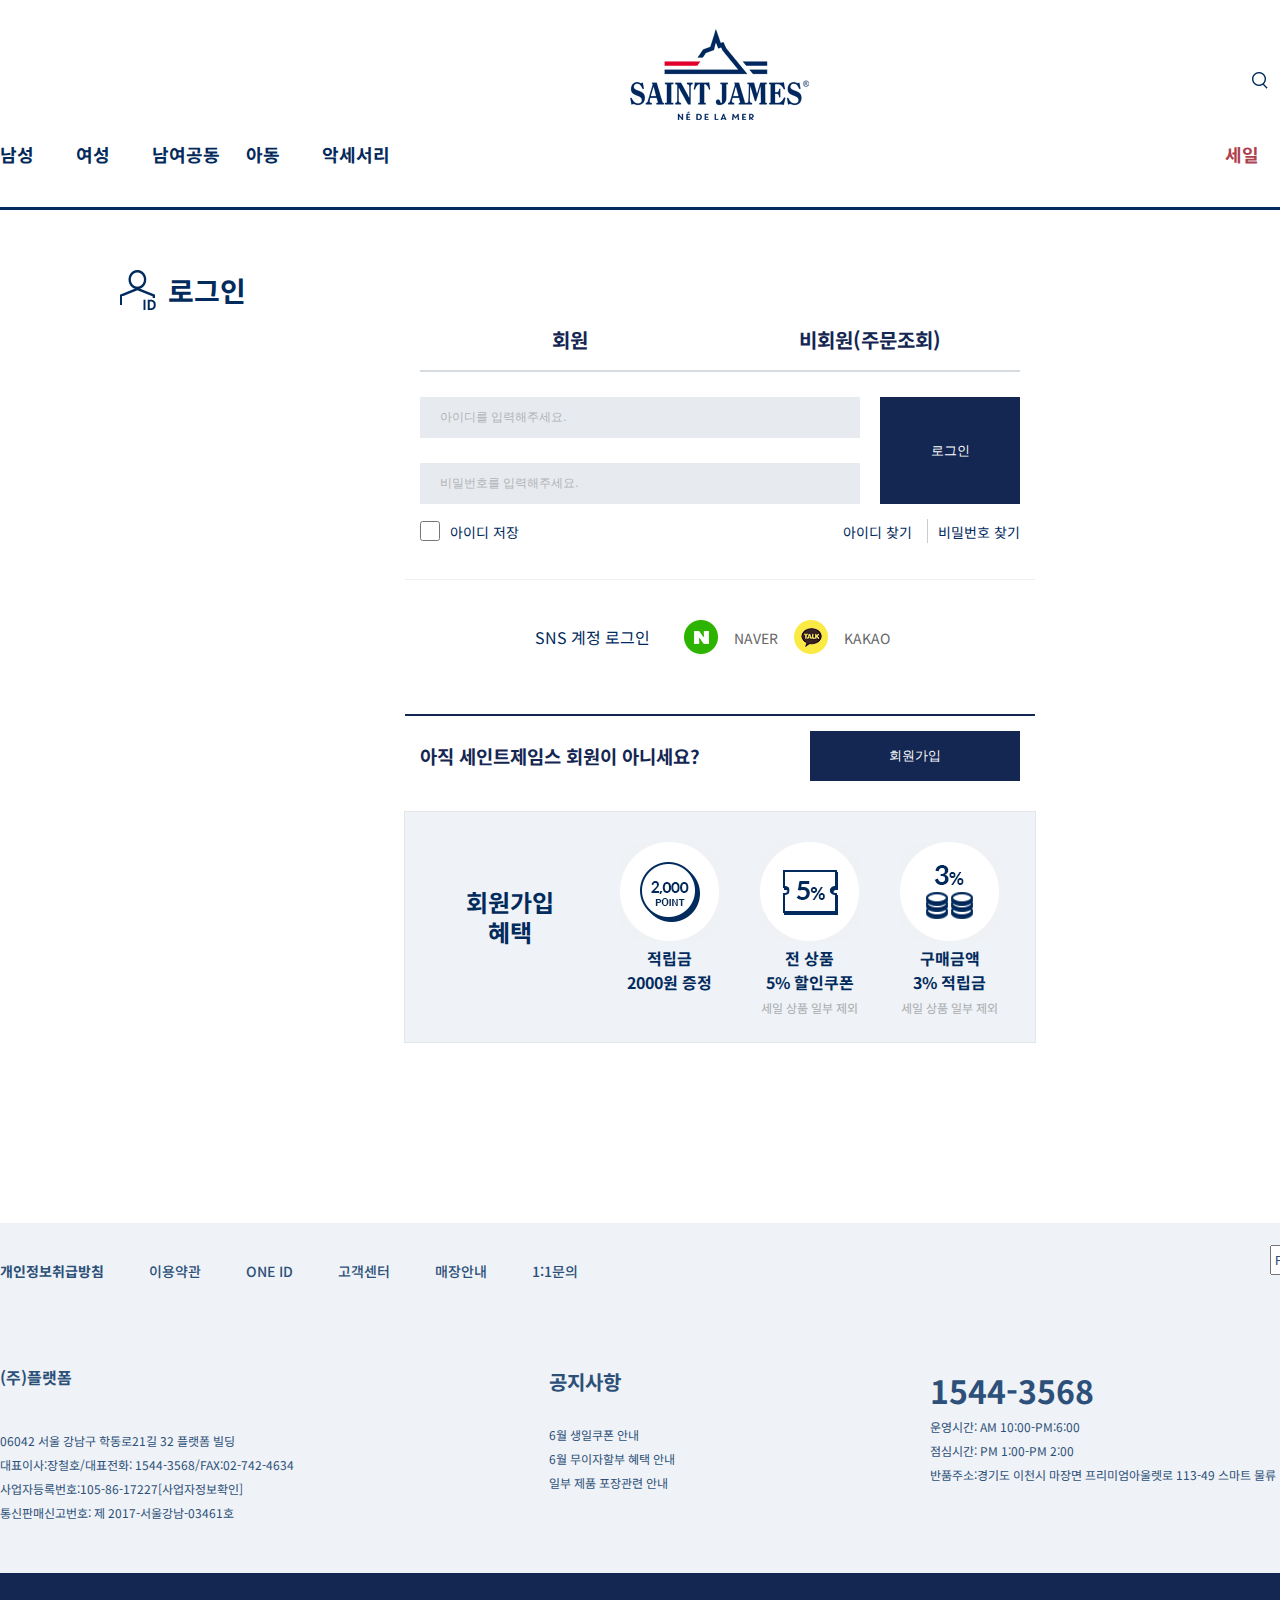
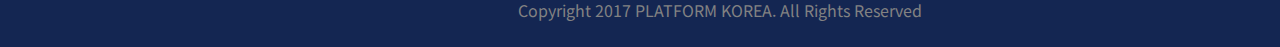
<file: login.html>
<!DOCTYPE html>
 <html lang="ko">

 <head>
   <meta charset="UTF-8">
   <title>세인트 제임스</title>
   <meta name="description" content="세인트 제임스">
   <link rel="shortcut icon" href="./img/favicon.ico">
   <link rel="stylesheet" href="./css/style.css">
   <link rel="stylesheet" href="./css/login.css">
   <script type="text/javascript" src="./js/jquery_3.5.1.js"></script>
   <script type="text/javascript" src="./js/common.js"></script>
 </head>

 <body>
   <div id="wrap">

     <!-- 헤더 영역 시작 -->
     <div id="header">
       <div class="inner">
         <div id="topmenu">
           <ul>
             <li class="search"><a href="#"><img src="./img/header/search.png" alt="search"></a></li>
             <li><a href="login.html"><img src="./img/header/wish.png" alt="wish"></a></li>
             <li><a href="login.html"><img src="./img/header/cart.png" alt="cart"></a></li>
             <li><a href="login.html"><img src="./img/header/inquiry.png" alt="inqury"></a></li>
             <li><a href="login.html"><img src="./img/header/member.png" alt="member"></a></li>
           </ul>
         </div>
         <div id="logo"><a href="./index.html"><img src="./img/header/logo.jpg" alt="logo"></a></div>
         <div id="gnb">
           <div class="inner">
             <ul class="left">
               <li class="man">
                 <a href="./man.html">남성</a>
                 <div id="submenu" class="dm1">
                   <h3><a href="./man.html">남성</a></h3>
                   <ul class="sub1">
                     <li>
                       <a href="./man.html">긴팔</a>
                       <ul>
                         <li><a href="#">Solal</a></li>
                         <li><a href="#">Tilouan ML</a></li>
                         <li><a href="#">Teddy</a></li>
                         <li><a href="#">Melvin ML</a></li>
                       </ul>
                     </li>
                     <li>
                       <a href="#">니트</a>
                       <ul>
                         <li><a href="#">Guingamp</a></li>
                         <li><a href="#">Sarlat</a></li>
                         <li><a href="#">Guethary</a></li>
                       </ul>
                     </li>
                     <li>
                       <a href="#">자켓</a>
                       <ul>
                         <li><a href="#">VoyageⅡ</a></li>
                       </ul>
                     </li>
                   </ul>
                 </div>
               </li>
               <li class="woman">
                 <a href="#">여성</a>
                 <div id="submenu" class="dm2">
                   <h3><a href="">여성</a></h3>
                   <ul class="sub1">
                     <li>
                       <a href="#">긴팔</a>
                       <ul>
                         <li><a href="#">MinquiersⅢ</a></li>
                         <li><a href="#">GalatheeⅢ</a></li>
                         <li><a href="#">MeridameⅡ</a></li>
                         <li><a href="#">Albane ML</a></li>
                         <li><a href="#">Vaujany</a></li>
                       </ul>
                     </li>
                     <li>
                       <a href="#">반팔</a>
                       <ul>
                         <li><a href="#">Pleneuf Coton R</a></li>
                         <li><a href="#">Sete</a></li>
                       </ul>
                     </li>
                     <li>
                       <a href="#">원피스&스커트</a>
                       <ul>
                         <li><a href="#">Guildo Robe MC</a></li>
                         <li><a href="#">Pau</a></li>
                         <li><a href="#">Chouette</a></li>
                         <li><a href="#">Mademoiselle</a></li>
                       </ul>
                     </li>
                   </ul>
                 </div>
               </li>
               <li><a href="#">남여공동</a></li>
               <li><a href="#">아동</a></li>
               <li><a href="#">악세서리</a></li>
             </ul>
             <ul class="right">
               <li class="sale">
                 <a href="#">세일</a>
                 <div id="submenu" class="dm3">
                   <h3><a href="">세일</a></h3>
                   <ul class="sub1">
                     <li>
                       <a href="#">남여공용</a>
                     </li>
                     <li>
                       <a href="#">여성</a>
                     </li>
                     <li>
                       <a href="#">남성</a>
                     </li>
                     <li>
                       <a href="#">아동</a>
                     </li>
                     <li>
                       <a href="#">악세서리</a>
                     </li>
                   </ul>
                 </div>
               </li>
               <li><a href="./event.html">기획전</a></li>
               <li><a href="./about.html">ABOUT</a></li>
             </ul>
             <div id="search_area">
               <div class="closebtn">
                 <a href=""><img src="./img/header/search_close.png" alt="close button"></a>
               </div>
               <div class="search_inner">
                 <input type="text" class="search_input" value="SEARCH">
               </div>
               <div class="keyword">
                 <ul>
                   <li class="popular">인기검색어</li>
                   <li><a href="">피리악</a></li>
                   <li><a href="">컨버스 토트</a></li>
                   <li><a href="">르방</a></li>
                   <li><a href="">키즈반팔티</a></li>
                 </ul>
               </div>
             </div>
           </div>
         </div>
       </div>
     </div>
     <!-- 헤더영역 끝 -->

     <!-- 컨테이너 영역 시작 -->
     <div id="container">
       <div class="inner">
        <div id="loginpage">
          <div class="logintitle">
            <img src="./img/login/login.png" alt="account">
            <h2>로그인</h2>
          </div>
          <div id="separate">
            <ul>
              <li>회원</li>
              <li>비회원(주문조회)</li>
            </ul>
          </div>
          <div id="account">
            <ul>
              <li><input type="text" class="ac_input" value="아이디를 입력해주세요."></li>
              <li><input type="text" class="ac_input" value="비밀번호를 입력해주세요."></li>
            </ul>
            <div class="loginBtn">
              <button type="submit">로그인</button>
            </div>
          </div>
          <div id="loginSetting">
            <div class="memory">
              <input type="checkbox" id="memoryId">
              <label for="memoryId">아이디 저장</label>
            </div>
            <ul class="find">
              <li><a href="">아이디 찾기</a></li>
              <li><a href="">비밀번호 찾기</a></li>
            </ul>
          </div>
          <div id="sns_login">
            <ul>
              <li>
                SNS 계정 로그인
              </li>
              <li>
                <a href="#">
                  <img src="./img/login/login_naver.png" alt="naver">
                </a>
              </li>
              <li><a href="">NAVER</a></li>
              <li>
                <a href="#">
                  <img src="./img/login/login_kakao.png" alt="kakao">
                </a>
              </li>
              <li><a href="">KAKAO</a></li>
            </ul>
          </div>
          <div id="member">
            <h3>아직 세인트제임스 회원이 아니세요?</h3>
            <button type="submit">회원가입</button>
          </div>
          <div id="benefit">
            <h3><span>회원가입<br>혜택</h3>
              <ul>
                <li>
                  <img src="./img/login/point.png" alt="point">
                  <p>적립금<br>2000원 증정</p>
                </li>
                <li>
                  <img src="./img/login/coupon.png" alt="coupon">
                  <p>전 상품<br>5% 할인쿠폰</p>
                  <span>세일 상품 일부 제외</span>
                </li>
                <li>
                  <img src="./img/login/money.png" alt="money">
                  <p>구매금액<br>3% 적립금</p>
                  <span>세일 상품 일부 제외</span>
                </li>
              </ul>
          </div>
        </div>
       </div>
     </div>
     <!-- 컨테이너 영역 끝-->

     <!-- 푸터 영역 시작 -->
     <div id="footer">
       <div class="inner">
         <div class="footer_top">
           <ul>
             <li class="privacy"><a href="#">개인정보취급방침</a></li>
             <li><a href="#">이용약관</a></li>
             <li><a href="#">ONE ID</a></li>
             <li><a href="#">고객센터</a></li>
             <li><a href="#">매장안내</a></li>
             <li><a href="#">1:1문의</a></li>
           </ul>
           <select>
             <option value="FAMILY SITE">FAMILY SITE</option>
             <option value="PLATFORM">PLATFORM</option>
             <option value="PRED PERRY">PRED PERRY</option>
           </select>
         </div>
         <div class="footer_bottom">
           <ul>
             <li class="address">
               <h3>(주)플랫폼</h3>
               <span>06042 서울 강남구 학동로21길 32 플랫폼 빌딩</span><br>
               <span>대표이사:장철호/대표전화: 1544-3568/FAX:02-742-4634</span><br>
               <span>사업자등록번호:105-86-17227[사업자정보확인]</span><br>
               <span>통신판매신고번호: 제 2017-서울강남-03461호</span>
             </li>
             <li class="notice">
               <h4>공지사항</h4>
               <ul>
                 <li><a href="#">6월 생일쿠폰 안내</a></li>
                 <li><a href="#">6월 무이자할부 혜택 안내</a></li>
                 <li><a href="#">일부 제품 포장관련 안내</a></li>
               </ul>
             </li>
             <li>
               <h1>1544-3568</h1>
               <span>운영시간: AM 10:00-PM:6:00</span><br>
               <span>점심시간: PM 1:00-PM 2:00</span><br>
               <span>반품주소:경기도 이천시 마장면 프리미엄아울렛로 113-49 스마트 물류</span>
             </li>
           </ul>
         </div>
       </div>
     </div>
     <div id="copyright">
       <div class="inner">
         <p>Copyright 2017 PLATFORM KOREA. All Rights Reserved</p>
       </div>
     </div>
     <!-- 푸터 영역 끝 -->
   </div>
 </body>

 </html>
</file>
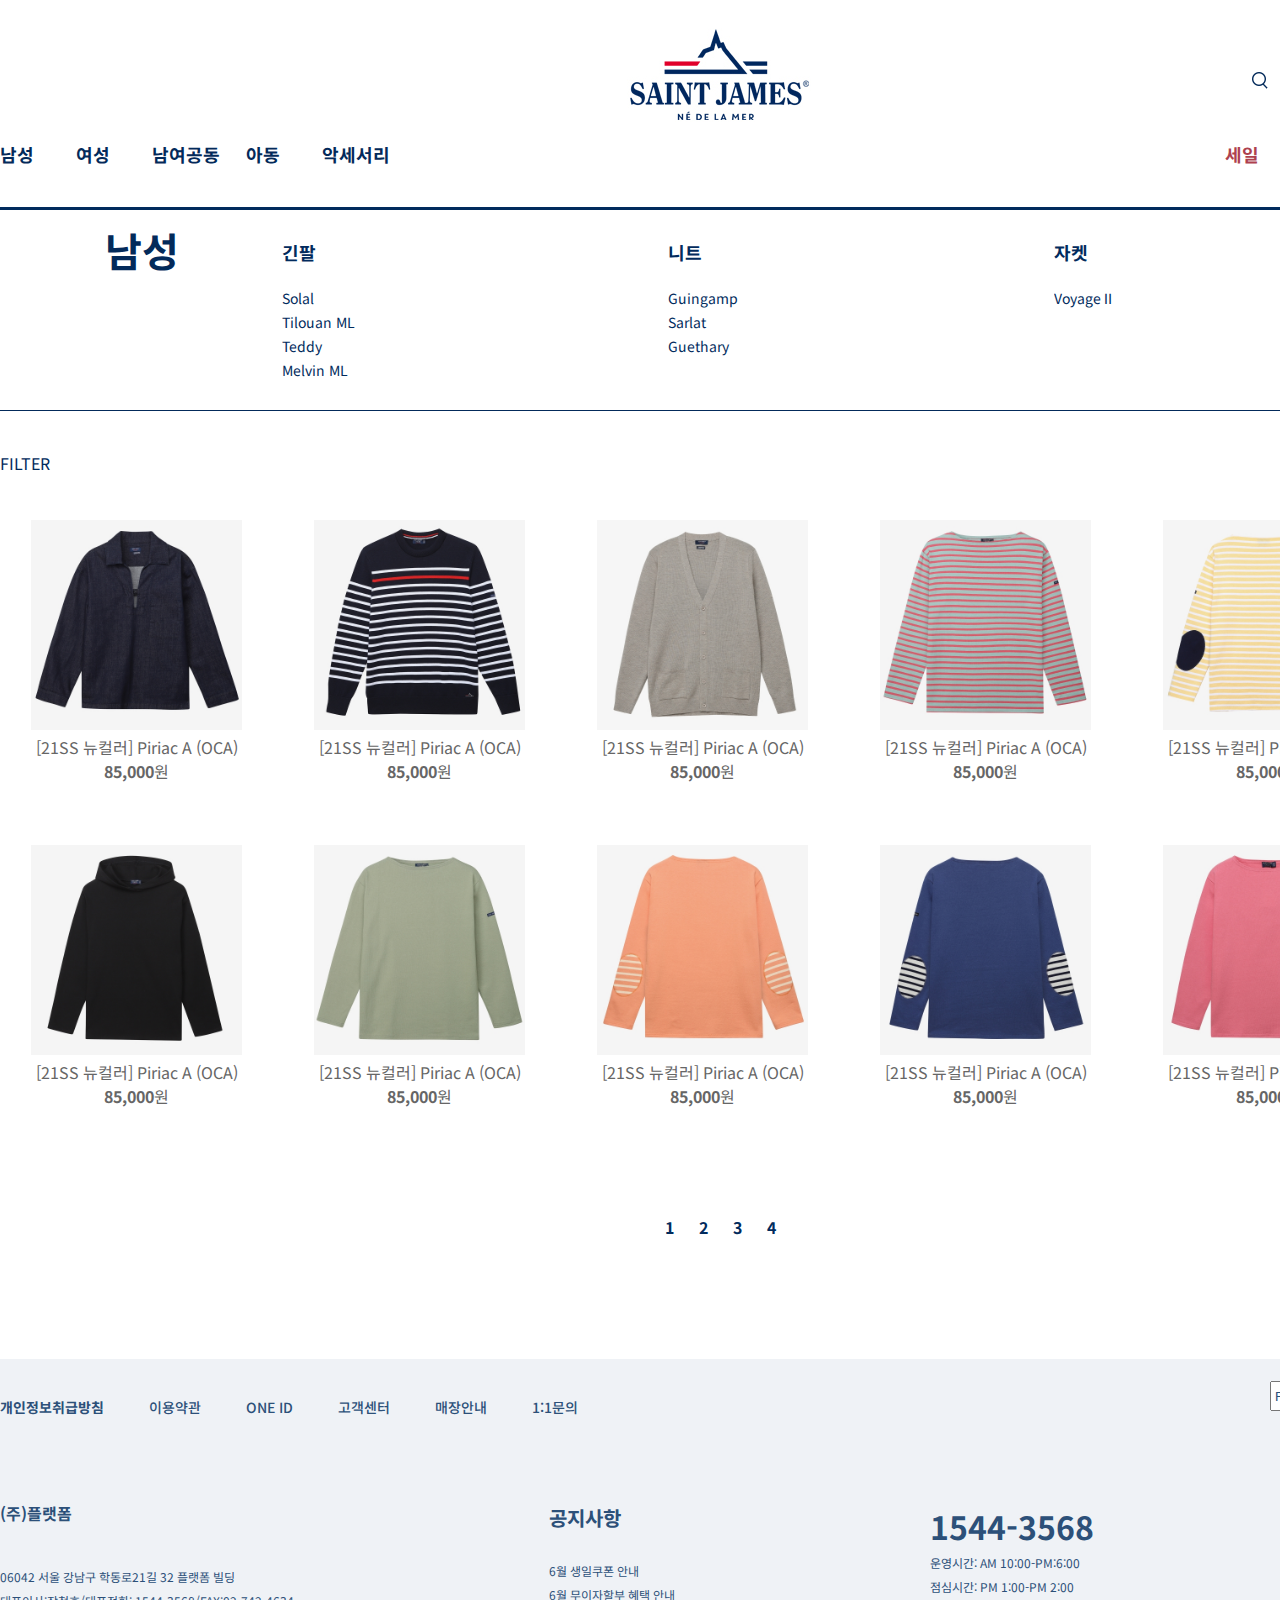
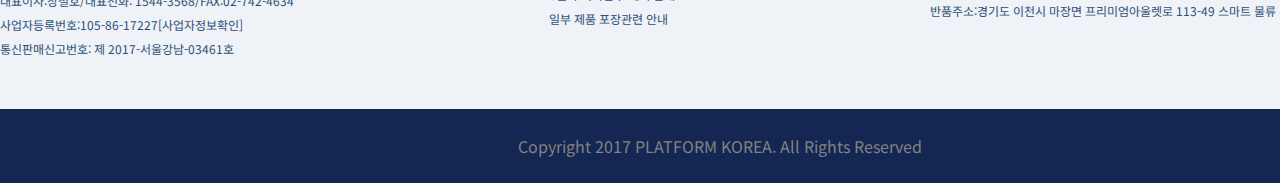
<file: man.html>
<!DOCTYPE html>
 <html lang="ko">

 <head>
   <meta charset="UTF-8">
   <title>세인트 제임스</title>
   <meta name="description" content="세인트 제임스">
   <link rel="shortcut icon" href="./img/favicon.ico">
   <link rel="stylesheet" href="./css/style.css">
   <link rel="stylesheet" href="./css/man.css">
   <script type="text/javascript" src="./js/jquery_3.5.1.js"></script>
   <script type="text/javascript" src="./js/common.js"></script>
 </head>

 <body>
   <div id="wrap">

     <!-- 헤더 영역 시작 -->
     <div id="header">
       <div class="inner">
         <div id="topmenu">
           <ul>
             <li class="search"><a href="#"><img src="./img/header/search.png" alt="search"></a></li>
             <li><a href="login.html"><img src="./img/header/wish.png" alt="wish"></a></li>
             <li><a href="login.html"><img src="./img/header/cart.png" alt="cart"></a></li>
             <li><a href="login.html"><img src="./img/header/inquiry.png" alt="inqury"></a></li>
             <li><a href="login.html"><img src="./img/header/member.png" alt="member"></a></li>
           </ul>
         </div>
         <div id="logo"><a href="./index.html"><img src="./img/header/logo.jpg" alt="logo"></a></div>
         <div id="gnb">
           <div class="inner">
             <ul class="left">
               <li class="man">
                 <a href="./man.html">남성</a>
                 <div id="submenu" class="dm1">
                   <h3><a href="./man.html">남성</a></h3>
                   <ul class="sub1">
                     <li>
                       <a href="./man.html">긴팔</a>
                       <ul>
                         <li><a href="#">Solal</a></li>
                         <li><a href="#">Tilouan ML</a></li>
                         <li><a href="#">Teddy</a></li>
                         <li><a href="#">Melvin ML</a></li>
                       </ul>
                     </li>
                     <li>
                       <a href="#">니트</a>
                       <ul>
                         <li><a href="#">Guingamp</a></li>
                         <li><a href="#">Sarlat</a></li>
                         <li><a href="#">Guethary</a></li>
                       </ul>
                     </li>
                     <li>
                       <a href="#">자켓</a>
                       <ul>
                         <li><a href="#">VoyageⅡ</a></li>
                       </ul>
                     </li>
                   </ul>
                 </div>
               </li>
               <li class="woman">
                 <a href="#">여성</a>
                 <div id="submenu" class="dm2">
                   <h3><a href="">여성</a></h3>
                   <ul class="sub1">
                     <li>
                       <a href="#">긴팔</a>
                       <ul>
                         <li><a href="#">MinquiersⅢ</a></li>
                         <li><a href="#">GalatheeⅢ</a></li>
                         <li><a href="#">MeridameⅡ</a></li>
                         <li><a href="#">Albane ML</a></li>
                         <li><a href="#">Vaujany</a></li>
                       </ul>
                     </li>
                     <li>
                       <a href="#">반팔</a>
                       <ul>
                         <li><a href="#">Pleneuf Coton R</a></li>
                         <li><a href="#">Sete</a></li>
                       </ul>
                     </li>
                     <li>
                       <a href="#">원피스&스커트</a>
                       <ul>
                         <li><a href="#">Guildo Robe MC</a></li>
                         <li><a href="#">Pau</a></li>
                         <li><a href="#">Chouette</a></li>
                         <li><a href="#">Mademoiselle</a></li>
                       </ul>
                     </li>
                   </ul>
                 </div>
               </li>
               <li><a href="#">남여공동</a></li>
               <li><a href="#">아동</a></li>
               <li><a href="#">악세서리</a></li>
             </ul>
             <ul class="right">
               <li class="sale">
                 <a href="#">세일</a>
                 <div id="submenu" class="dm3">
                   <h3><a href="">세일</a></h3>
                   <ul class="sub1">
                     <li>
                       <a href="#">남여공용</a>
                     </li>
                     <li>
                       <a href="#">여성</a>
                     </li>
                     <li>
                       <a href="#">남성</a>
                     </li>
                     <li>
                       <a href="#">아동</a>
                     </li>
                     <li>
                       <a href="#">악세서리</a>
                     </li>
                   </ul>
                 </div>
               </li>
               <li><a href="./event.html">기획전</a></li>
               <li><a href="./about.html">ABOUT</a></li>
             </ul>
             <div id="search_area">
               <div class="closebtn">
                 <a href=""><img src="./img/header/search_close.png" alt="close button"></a>
               </div>
               <div class="search_inner">
                 <input type="text" class="search_input" value="SEARCH">
               </div>
               <div class="keyword">
                 <ul>
                   <li class="popular">인기검색어</li>
                   <li><a href="">피리악</a></li>
                   <li><a href="">컨버스 토트</a></li>
                   <li><a href="">르방</a></li>
                   <li><a href="">키즈반팔티</a></li>
                 </ul>
               </div>
             </div>
           </div>
         </div>
       </div>
     </div>
     <!-- 헤더영역 끝 -->

     <!-- 컨테이너 영역 시작 -->
     <div id="container">
       <div class="inner">
        <div class="man_items">
          <h3><a href="">남성</a></h3>
          <ul class="m_items">
            <li>
              <h4><a href="#">긴팔</a></h4>
              <ul>
                <li><a href="#">Solal</a></li>
                <li><a href="#">Tilouan ML</a></li>
                <li><a href="#">Teddy</a></li>
                <li><a href="#">Melvin ML</a></li>
              </ul>
            </li>
            <li>
              <h4><a href="#">니트</a></h4>
              <ul>
                <li><a href="#">Guingamp</a></li>
                <li><a href="#">Sarlat</a></li>
                <li><a href="#">Guethary</a></li>
              </ul>
            </li>
            <li>
              <h4><a href="#">자켓</a></h4>
              <ul>
                <li><a href="#">VoyageⅡ</a></li>
              </ul>
            </li>
          </ul>
        </div>
        <div class="filter">
          <ul class="filter_left">
            <li><a href="#">FILTER</a></li>
          </ul>
          <ul class="filter_right">
            <li><a href="#">NEW</a></li>
            <li><a href="#">BEST</a></li>
            <li><a href="#">PRICE</a></li>
          </ul>
        </div>
        <div class="product">
          <ul class="row">
            <li>
              <a href="#">
                <img src="./img/product/item1.jpg" alt="item1">
                <p>[21SS 뉴컬러] Piriac A (OCA)</p>
                <span><strong>85,000</strong>원</span>
              </a>
            </li>
            <li>
              <a href="#">
                <img src="./img/product/item2.jpg" alt="item2">
                <p>[21SS 뉴컬러] Piriac A (OCA)</p>
                <span><strong>85,000</strong>원</span>
              </a>
            </li>
            <li>
              <a href="#">
                <img src="./img/product/item3.jpg" alt="item3">
                <p>[21SS 뉴컬러] Piriac A (OCA)</p>
                <span><strong>85,000</strong>원</span>
              </a>
            </li>
            <li>
              <a href="#">
                <img src="./img/product/item4.jpg" alt="item4">
                <p>[21SS 뉴컬러] Piriac A (OCA)</p>
                <span><strong>85,000</strong>원</span>
              </a>
            </li>
            <li>
              <a href="#">
                <img src="./img/product/item5.jpg" alt="item5">
                <p>[21SS 뉴컬러] Piriac A (OCA)</p>
                <span><strong>85,000</strong>원</span>
              </a>
            </li>
          </ul>
          <ul class="row">
            <li>
              <a href="#">
                <img src="./img/product/item6.jpg" alt="item6">
                <p>[21SS 뉴컬러] Piriac A (OCA)</p>
                <span><strong>85,000</strong>원</span>
              </a>
            </li>
            <li>
              <a href="#">
                <img src="./img/product/item7.jpg" alt="item7">
                <p>[21SS 뉴컬러] Piriac A (OCA)</p>
                <span><strong>85,000</strong>원</span>
              </a>
            </li>
            <li>
              <a href="#">
                <img src="./img/product/item8.jpg" alt="item8">
                <p>[21SS 뉴컬러] Piriac A (OCA)</p>
                <span><strong>85,000</strong>원</span>
              </a>
            </li>
            <li>
              <a href="#">
                <img src="./img/product/item9.jpg" alt="item9">
                <p>[21SS 뉴컬러] Piriac A (OCA)</p>
                <span><strong>85,000</strong>원</span>
              </a>
            </li>
            <li>
              <a href="#">
                <img src="./img/product/item10.jpg" alt="item10">
                <p>[21SS 뉴컬러] Piriac A (OCA)</p>
                <span><strong>85,000</strong>원</span>
              </a>
            </li>
          </ul>
          <div class="page">
            <ul>
              <li>1</li>
              <li>2</li>
              <li>3</li>
              <li>4</li>
            </ul>
          </div>
        </div>
       </div>
     </div>
     <!-- 컨테이너 영역 끝-->

     <!-- 푸터 영역 시작 -->
     <div id="footer">
       <div class="inner">
         <div class="footer_top">
           <ul>
             <li class="privacy"><a href="#">개인정보취급방침</a></li>
             <li><a href="#">이용약관</a></li>
             <li><a href="#">ONE ID</a></li>
             <li><a href="#">고객센터</a></li>
             <li><a href="#">매장안내</a></li>
             <li><a href="#">1:1문의</a></li>
           </ul>
           <select>
             <option value="FAMILY SITE">FAMILY SITE</option>
             <option value="PLATFORM">PLATFORM</option>
             <option value="PRED PERRY">PRED PERRY</option>
           </select>
         </div>
         <div class="footer_bottom">
           <ul>
             <li class="address">
               <h3>(주)플랫폼</h3>
               <span>06042 서울 강남구 학동로21길 32 플랫폼 빌딩</span><br>
               <span>대표이사:장철호/대표전화: 1544-3568/FAX:02-742-4634</span><br>
               <span>사업자등록번호:105-86-17227[사업자정보확인]</span><br>
               <span>통신판매신고번호: 제 2017-서울강남-03461호</span>
             </li>
             <li class="notice">
               <h4>공지사항</h4>
               <ul>
                 <li><a href="#">6월 생일쿠폰 안내</a></li>
                 <li><a href="#">6월 무이자할부 혜택 안내</a></li>
                 <li><a href="#">일부 제품 포장관련 안내</a></li>
               </ul>
             </li>
             <li>
               <h1>1544-3568</h1>
               <span>운영시간: AM 10:00-PM:6:00</span><br>
               <span>점심시간: PM 1:00-PM 2:00</span><br>
               <span>반품주소:경기도 이천시 마장면 프리미엄아울렛로 113-49 스마트 물류</span>
             </li>
           </ul>
         </div>
       </div>
     </div>
     <div id="copyright">
       <div class="inner">
         <p>Copyright 2017 PLATFORM KOREA. All Rights Reserved</p>
       </div>
     </div>
     <!-- 푸터 영역 끝 -->
   </div>
 </body>

 </html>
</file>
<file: css/style.css>
@charset "UTF-8";
@import url('https://fonts.googleapis.com/css2?family=Noto+Sans+KR:wght@300&display=swap');
* {margin: 0; padding: 0;}
body{ font-family: 'Noto Sans KR', sans-serif; }
ul, ol { list-style: none; }
a { text-decoration: none; color: #666;}

#wrap {
  width: 100%;
  background-color: white;
}

/* 헤더영역 */
#header {
  position: relative;
  height: 110px;
  padding: 20px 0;
}
.inner {
  width: 1440px;
  margin: 0 auto;
  position: relative;
}

#topmenu {
  position: absolute;
  top: 50px;
  right: 0;
  float: right;
}

#topmenu li {
  float: left;
  margin-left: 25px;
}

#topmenu li:first-child {
  margin-left: 0;
}

#logo {
  text-align: center;
}

/* 검색창 영역 */
#search_area {
  position: relative;
  display: none;
  width: 100%;
  /* top: -9999px; */
  background: white;
  z-index: 800;
  padding: 76px 0;
  overflow: hidden;
  border-bottom: 3px solid #032a5a;
  background: white;
}

.closebtn {
  float: right;
}
.search_inner {
  position: relative;
  display: inline-block;
  width: 1440px;
  overflow: hidden;
  text-align: center;
}
input[type=text].search_input {
  position: relative;
  width: 600px;
  height: auto;
  padding: 15px 45px 15px 30px;
  color: #2c5079;
  line-height: 21px;
  border: none;
  box-sizing: border-box;
  background: #eff2f6;
  background-image: url('../img/header/searchbox.png');
  background-position: right;
  background-repeat: no-repeat;
  background-size: 65px 51px;
}

input[type=text].search_input:focus {
  outline: none;
}

.keyword {
  width: 600px;  /* width 늘려서 li 추가할 수 있음 */
  margin: 0 auto;
  padding: 20px 0;
  text-align: center;
}

.keyword ul li {
  float: left;
  font-size: 16px;
  color: #2c5079;
  padding: 5px;
  margin-right: 50px;
}
.keyword ul li a {
  color: #2c5079;
}
.keyword ul li.popular {
  font-weight: bold;
  margin-right: 30px;
}

/* gnb menu 영역 */
#gnb {
  position: relative;
  width: 100%;
  height: 80px;
  z-index: 800;
}
#gnb ul {
  float: left;
}

#gnb .left li, #gnb .right li {
  float: left;
  min-width: 50px;
  height: 80px;
  display: inline;
  padding-left: 26px;
}

#gnb ul li:first-child {
  padding-left: 0;
}

#gnb .left li a, #gnb .right li a {
  height: 80px;
  line-height: 54px;
  font-size: 18px;
  font-weight: bold;
  padding: 10px 0;
  color: #032a5a;
}

#gnb .left li a:hover, #gnb .right li a:hover {
  border-bottom: 3px solid #ae414e;
}

#gnb .left {
  float: left;
}

#gnb .right {
  float: right;
}

/* gnb 세일 폰트 색상 */
#gnb .right .sale a {
  color: #ae414e;
}

#gnb .right .sale > #submenu > h3 > a {
  color: #ae414e;
}


/* 서브메뉴 영역 */
#gnb ul li > #submenu {
  position: absolute;
  top: 80px;
  left: 0;
  width: 1440px;
  padding: 0;
  background: #032a5a;
  /* overflow: hidden; */
  display: flex;
  visibility: hidden;
}
#gnb ul li > #submenu > h3 {
  float: left;
  /* width: 220px; */
  flex: 220px;
  margin-top: 20px;
  margin-left: 65px;
  color: white;
  line-height: 40px;
  font-weight: bold;
}
#gnb ul li > #submenu > h3 > a {
  float: left;
  padding-bottom: 4px;
  color: white;
  font-size: 36px;
}

/* 서브메뉴 대분류 */
#gnb ul li > #submenu > ul {
  position: relative;
  float: left;
  padding: 30px 0;
  width: 100%;
  display: flex;
}

/* 서브메뉴 중분류 */
#gnb ul li > #submenu > ul > li {
  /* width: 33.333%; */
  flex: 33.333%;
  /* height: 200px; */
  position: relative;
  overflow: hidden;
  margin-left: 0;
}

/* 서브메뉴 카테고리별 높이 값 */
#submenu.dm1 > ul > li {
  height: 200px;
}

#submenu.dm2 > ul > li {
  height: 230px;
}
#gnb ul li > #submenu > ul > li::before {
  content: '';
  position: absolute;
  top: 0;
  left: 0;
  width: 1px;
  height: 100%;
  background: #113764;
}
#gnb ul li > #submenu > ul > li > a {
  float: left;
  height: 30px;
  line-height: 30px;
  margin-left: 30px;
  font-size: 15px;
  font-weight: bold;
  color: #91a6c0;
}

/* 서브메뉴 소분류 */
#submenu .sub1 li > ul {
  position: relative;
  float: left;
  clear: both;
  margin-left: 30px;
}
#submenu .sub1 li > ul > li {
  position: relative;
  float: left;
  width: 100%;
  height: 14px;
  padding: 0;
  margin: 0;
  margin-bottom: 15px;
}
#submenu .sub1 li > ul > li > a {
  height: 14px;
  color: white;
  font-size: 14px;
  display: inline-block;
}

#gnb ul li > #submenu > h3:hover > a, #gnb ul li > #submenu > ul li:hover a {
  border-bottom-style: none;
}

/* 컨테이너 영역 */

/* 메인배너 영역 */
#container {
  position: relative;
  width: 100%;
}
#banner {
  position: relative;
  width: 100%;
}

.mainbanner {
  width: 100%;
  height: 750px;
  margin: 60px 0 20px 0;
}

.subbanner {
  width: 100%;
  display: flex;
}

.subbanner > div {
  flex: 50%;
}

.subbanner > .banner1 {
  margin-right: 19px;
}

/* 아이템 컨텐츠 영역 */
#content {
  width: 100%;
  margin-top: 116px;
}

#content .row {
  display: flex;
  padding: 40px 0;
}

#content .row .column {
  flex: 50%;
  height: 100%;
}

/* big column */
#content .row .column.big ul li {
  width: 600px;
  height: 685px;
}

/* small column */
/* left small column */
#content .row .column.cLeft ul {
  float: left;
  margin-bottom: 36px;
}

/* right small column */
#content .row .column.cRight ul {
  float: right;
  margin-bottom: 36px;
}

#content .row .column ul:last-child {
  margin-bottom: 0;
}

#content .row .column.small ul li {
  float: left;
}

/* 작은 column 공통 스타일 */
#content .row .column ul li {
  width: 300px;
  height: 415px;
  margin-right: 90px;
}
#content .row .column ul li:last-child {
  margin-right: 0;
}

#content .row .column ul li img {
  width: 100%;
}

/* big title 아이템 텍스트 */
#content .row .column ul li .bigtitle {
  margin-top: 52px;
}
#content .row .column ul li .bigtitle h3 {
  position: relative;
  display: inline-block;
  font-size: 18px;
  color: black;
  margin-bottom: 16px;
  border-bottom: 3px solid #002e64;
}
#content .row .column ul li .bigtitle h3:before {
  content: '';
  position: absolute;
  top: 100%;
  left: 0;
  width: 25px;
  height: 3px;
  background: #bb0013;
}

/* small title 아이템 텍스트 */
.smalltitle {
  text-align: center;
  margin-top: 20px;
}

.smalltitle p {
  color: #666;
  font-size: 14px;
}

.smalltitle span {
  color: black;
  font-size: 14px;
}

/* click product banner */
#clickbanner {
  width: 100%;
  position: relative;
}

#clickbanner .product {
  display: flex;
  transition: .4s;
}

.product.p1 {
  position: absolute;
  opacity: 1;
 }

.product .model {
  width: 35%;
  height: 640px;
}
.product .model img {
  width: 100%;
}
.product .click_items {
  flex: 65%;
  height: 640px;
  overflow: hidden;
}
.product .click_items ul {
  float: right;
}

.product .click_items ul li {
  float: left;
  width: 240px;
  height: 334px;
  margin-left: 60px;
  text-align: center;
}

.product .click_items ul li img {
  display: inline-block;
  width: 100%;
}

.banBtn {
  position: absolute;
  top: 40px;
  left: -20px;
  z-index: 500;
}
.button {
  width: 255px;
  height: 57px;
  font-size: 12px;
  line-height: 55px;
  color: #484a4d;
  border: 1px solid #d6dbe0;
  background: white;
  padding: 0 30px;
  cursor: pointer;
}

.button:hover {
  background: #142652;
  color: white;
}

.button.btnbg {
  background-color: #142652;
  color: white;
}
/* 푸터영역 */
#footer {
  width: 100%;
  margin-top: 120px;
  background: #eff2f6;
}

.footer_top {
  position: relative;
  padding: 35px 0;
  overflow: hidden;
}

.footer_top ul {
  float: left;
}
.footer_top ul li {
  float: left;
  display: inline-block;
  margin-right: 45px;
}

.footer_top ul li:last-child {
  margin-right: 0;
}
.footer_top ul li a {
  display: inline-block;
  font-size: 14px;
  font-weight: 500;
  color: #2c5079;
}
.footer_top .privacy a {
  font-weight: bold;
}

select {
  position: absolute;
  top: 22px;
  right: 0;
  width: 170px;
  height: 30px;
  color: #2c5079;
}

select:focus {
  outline: none;
}
.footer_bottom {
  overflow: hidden;
  padding: 50px 0;
}
.footer_bottom > ul {
  float: left;
}

.footer_bottom > ul > li {
  float: left;
  margin-right: 255px;
  color: #2c5079;
}

.footer_bottom > ul > li > a {
  color: color: #2c5079;
}

.footer_bottom > ul > li:last-child {
  margin-right: 0;
}

.address > h3 {
  font-size: 16px;
  line-height: 20px;
  margin-bottom: 40px;
}

.footer_bottom > ul > li > span {
  font-size: 12px;
}

.notice > h4 {
  font-size: 20px;
}
.notice > ul {
  overflow: hidden;
  float: left;
  margin: 25px 0;
}

.notice > ul > li > a {
  font-size: 12px;
  color: #2c5079;
}

#copyright {
  width: 100%;
  background-color: #142652;
  color: #828282;
  text-align: center;
  padding: 25px 0;
}


/* pagination */
.page {
  width: 100%;
  margin-top: 50px;
  text-align: center;
}

.page ul {
  text-align: center;
}

.page ul li {
  display: inline-block;
  width: 20px;
  height: 24px;
  line-height: 24px;
  font-weight: bold;
  color: #012b5d;
  text-align: center;
  cursor: pointer;
  margin: 0 5px;
}

/* .page ul li.now {
  border: 2px solid #012b5d;
} */
</file>
<file: css/about.css>
@charset "UTF-8";

#gnb {
  border-bottom: 3px solid #012b5d;
}

.about {
  width: 100%;
  padding: 40px 0;
  margin-top: 60px;
  text-align: center;
  border-bottom: 1px solid #012b5d;
}

.about h1 {
  color: #012b5d;
  font-weight: bold;
}

section {
  width: 100%;
  margin-top: 10px;
  padding: 80px 0;
}

/* section1 */
#section1 {
  background: #09243f;
}

.about_top {
  display: flex;
}
.main_about img {
  flex: 30%;
  margin-left: 60px;
}

.textarea {
  flex: 70%;
  display: inline-block;
  margin-left: 60px;
  padding: 0 45px;
}

.textarea h3 {
  font-size: 26px;
  font-weight: bold;
  line-height: 40px;
  color: white;
}

.textarea p {
  color: white;
  font-size: 15px;
  line-height: 28px;
  margin-top: 12px;
}

#section1 img.mainimg2 {
  margin-top: 40px;
}

/* section2 */
#section2 {
  margin-top: 0;
  background: #eff2f6;
}

.row {
  display: flex;
}

.rLeft {
  flex: 25%;
  text-align: center;
  border-right: 1px solid #a5b0bb;
}

/* circle common style */
.circle {
  width: 228px;
  height: 228px;
  border-radius: 100%;
  background: #09243f;
  margin-bottom: 60px;
  display: flex;
  justify-content: center;
  align-items: center;
  color: white;
  font-size: 27px;
  font-weight: bold;
}

.circle.second {
  background: white;
  border: 1px solid #09243f;
  color: #09243f;
}

.description {
  flex: 75%;
  padding: 0 35px;
}

.des {
  padding: 40px 0;
}

.description p {
  font-size: 15px;
  color: #012b5d;
  line-height: 28px;
  margin-top: 12px;
}

.pGroup {
  display: flex;
}

.des.mid {
  flex: 70%;
  margin-right: 60px;
}


.des.mid img {
  width: 30%;
}

.desbtm {
  margin-top: 60px;
}

/* section3 */
#section3 {
  margin-top: 0;
  padding-bottom: 0;
  background: white;
}

#skills {
  display: flex;
  padding: 10px 0 60px;
  border-top: 1px solid #b0b9c1;
  border-bottom: 1px solid #b0b9c1;
}

.s3_ctn {
  flex: 33.333%;
  padding: 0 20px;
  border-right: 1px solid #b0b9c1;
}
.s3_ctn:last-child {
  border-right: none;
}
.toparea {
  position: relative;
}

.toparea > .circle {
  position: absolute;
  width: 165px;
  height: 165px;
  left: 50%;
  transform: translateX(-50%);
  bottom: -130px;
}

.btmarea {
  text-align: center;
  margin-top: 130px;
}

.btmarea p {
  font-size: 15px;
  line-height: 28px;
  color: #09243f;
  margin-top: 12px;
  font-weight: bold;
}
</file>
<file: css/event.css>
@charset "UTF-8";

#gnb {
  border-bottom: 3px solid #012b5d;
}

.event {
  width: 100%;
  padding: 140px 0;
}

.row {
  width: 100%;
  text-align: center;
  overflow: hidden;
}

.row li {
  float: left;
  width: calc(25% - 35px) ;
  padding: 10px;
  height: 315px;
  margin-right: 10px;
}
.row li:last-child {
  margin-right: 0;
}
.row li img {
  width: 100%;
}
.text {
  margin-top: 10px;
  color: #012b5d;
  font-weight: bold;
}
.promotion {
  display: inline-block;
  width: 52px;
  height: 19px;
  margin-left: 7px;
  font-size: 12px;
  color: white;
  line-height: 18px;
  font-weight: 400;
  background: #bd0519;
}

.close {
  background: #7d8083;
}

.period {
  font-size: 14px;
}
</file>
<file: css/login.css>
@charset "UTF-8";

/* gnb menu 영역 */
#gnb {
  border-bottom: 3px solid #012b5d;
}

#loginpage {
  width: 1200px;
  margin: 0 auto;
  margin-top: 60px;
  padding: 60px 0;
}

.logintitle {
  display: flex;
  align-items: center;
}

.logintitle h2 {
  display: inline-block;
  margin-left: 12px;
  font-size: 28px;
  line-height: 32px;
  color: #012b5d;
  font-weight: bold;
}

/* 회원 구분 영역 */
#separate {
  width: 600px;
  margin: 0 auto;
  text-align: center;
  padding: 0 15px;
}
#separate ul {
  display: flex;
  justify-content: center;
  align-items: center;
}
#separate ul li {
  float: left;
  display: inline-block;
  position: relative;
  width: 300px;
  height: 50px;
  line-height: 50px;
  padding: 5px 0;
  border-bottom: 2px solid #d6dbe0;
  color: #142652;
  font-size: 20px;
  font-weight: bold;
  cursor: pointer;
}

#separate ul li::after {
  content: '';
  position: absolute;
  width: 300px;
  height: 3px;
  left: 50%;
  transform: translateX(-50%);
  bottom: 0;
  /* background: #142652; */
}

/* 계정 입력창 */
#account {
  width: 600px;
  margin: 0 auto;
  text-align: center;
  display: flex;
  padding: 0 15px;
}

#account ul {
  flex: 65%;
}

#account input[type=text].ac_input {
  float: left;
  width: 400px;
  height: 21px;
  font-size: 12px;
  line-height: 37px;
  padding: 10px 20px;
  background: #e7ebef;
  border: none;
  color: #b2b4b7;
  margin-top: 25px;
}

#account .loginBtn {
  flex: 35%;
  margin: 25px 0 0 20px;
}

#account .loginBtn button[type=submit] {
  width: 100%;
  height: 107px;
  background: #142652;
  color: white;
  text-align: center;
  border: none;
  cursor: pointer;
}

#account .loginBtn button[type=submit]:focus {
  outline: none;
}

#loginSetting {
  width: 600px;
  margin: 0 auto;
  margin-top: 15px;
  overflow: hidden;
  padding: 0 15px;
}
.memory {
  display: inline-block;
  height: 20px;
  line-height: 20px;
}
#memoryId {
  display: inline-block;
  float: left;
  width: 20px;
  height: 20px;
}

#memoryId + label {
  display: inline-block;
  margin-left: 10px;
  color: #012b5d;
  font-size: 14px;
  cursor: pointer;
}

.find {
  float: right;
  overflow: hidden;
}

.find li {
  float: left;
  margin-left: 15px;
  padding-left: 10px;
  border-left: 1px solid #cccccc;
}

.find li:first-child {
  margin-left: 0;
  border-left: none;
  position: relative;
}

.find li a {
  color: #012b5d;
  font-size: 14px;
}

#sns_login {
  width: 600px;
  margin: 0 auto;
  margin-top: 36px;
  padding: 40px 15px;
  text-align: center;
  color: #012b5d;
  border-top: 1px solid #efefef;
}

#sns_login ul {
  overflow: hidden;
  display: inline-block;
}

#sns_login ul li {
  float: left;
  margin-right: 16px;
  height: 34px;
  line-height: 34px;
}

#sns_login ul li:first-child {
  margin-right: 34px;
}

#sns_login ul li a {
  line-height: 34px;
  font-size: 14px;
}

/* 회원가입 */
#member {
  width: 600px;
  margin: 0 auto;
  margin-top: 15px;
  padding: 15px;
  border-top: 2px solid #142652;
  display: flex;
}

#member h3 {
  flex: 65%;
  line-height: 50px;
  color: #142652;
}

#member button {
  flex: 35%;
  width: 100%;
  height: 50px;
  background: #142652;
  color: white;
  text-align: center;
  border: none;
  cursor: pointer;
}

#benefit {
  width: 600px;
  height: 200px;
  margin: 0 auto;
  margin-top: 15px;
  padding: 15px;
  display: flex;
  border: 1px solid #e2e6e9;
  background: #eff2f6;
  text-align: center;
}

#benefit h3 {
  flex: 30%;
  font-size: 24px;
  font-weight: bold;
  line-height: 30px;
  color: #012b5d;
  padding: 60px 0;
}

#benefit ul {
  flex: 70%;
  display: flex;
  padding: 15px 0;
}

#benefit ul li {
  float: left;
  width: 33.333%;
}

#benefit ul li p {
  font-size: 16px;
  font-weight: bold;
  color: #012b5d;
}

#benefit ul li span {
  font-size: 12px;
  font-weight: normal;
  color: #a8abae;
}
</file>
<file: css/man.css>
@charset "UTF-8";

#gnb {
  border-bottom: 3px solid #012b5d;
}

.man_items {
  width: 100%;
  height: 200px;
  margin-top: 60px;
  display: flex;
  border-bottom: 1px solid #032a5a;
}

.man_items > h3 {
  float: left;
  /* width: 220px; */
  flex: 220px;
  margin-top: 20px;
  margin-left: 65px;
  padding-left: 40px;
  color: white;
  line-height: 40px;
  font-weight: bold;
}

.man_items > h3 > a {
  float: left;
  padding-bottom: 4px;
  color: #032a5a;
  font-size: 40px;
  font-weight: bold;
}


.man_items > ul {
  position: relative;
  float: left;
  padding: 30px 0;
  width: 100%;
  display: flex;
}

.man_items > ul > li {
  flex: 33.333%;
  position: relative;
  overflow: hidden;
  margin-left: 0;
}

.man_items > ul > li > h4 > a {
  color: #012b5d;
  font-weight: bold;
  font-size: 18px;
  line-height: 25px;
}

.man_items > ul > li > h4 + ul {
  padding: 20px 0;
}

.man_items > ul > li > h4 + ul > li > a {
  color: #012b5d;
  font-size: 14px;
}

.filter {
  width: 100%;
  padding: 40px 0;
  overflow: hidden;
}
.filter ul li a {
  color: #012b5d;
}
.filter > .filter_left {
  float: left;
}

.filter > .filter_right {
  float: right;
}
.filter > .filter_right li {
  float: left;
  margin-right: 20px;
}

.filter > .filter_right li:last-child{
  margin-right: 0;
}

.product {
  width: 100%;
}

.row {
  width: 100%;
  text-align: center;
  overflow: hidden;
}

.row li {
  float: left;
  width: calc(20% - 25px) ;
  padding: 5px;
  height: 315px;
  margin-right: 10px;
}
.row li:last-child {
  margin-right: 0;
}
.row li img {
  width: 80%;
}
.smalltitle {
  text-align: center;
  margin-top: 40px;
}

.smalltitle p {
  color: #666;
  font-size: 14px;
}

.smalltitle span {
  color: black;
  font-size: 14px;
}
</file>
